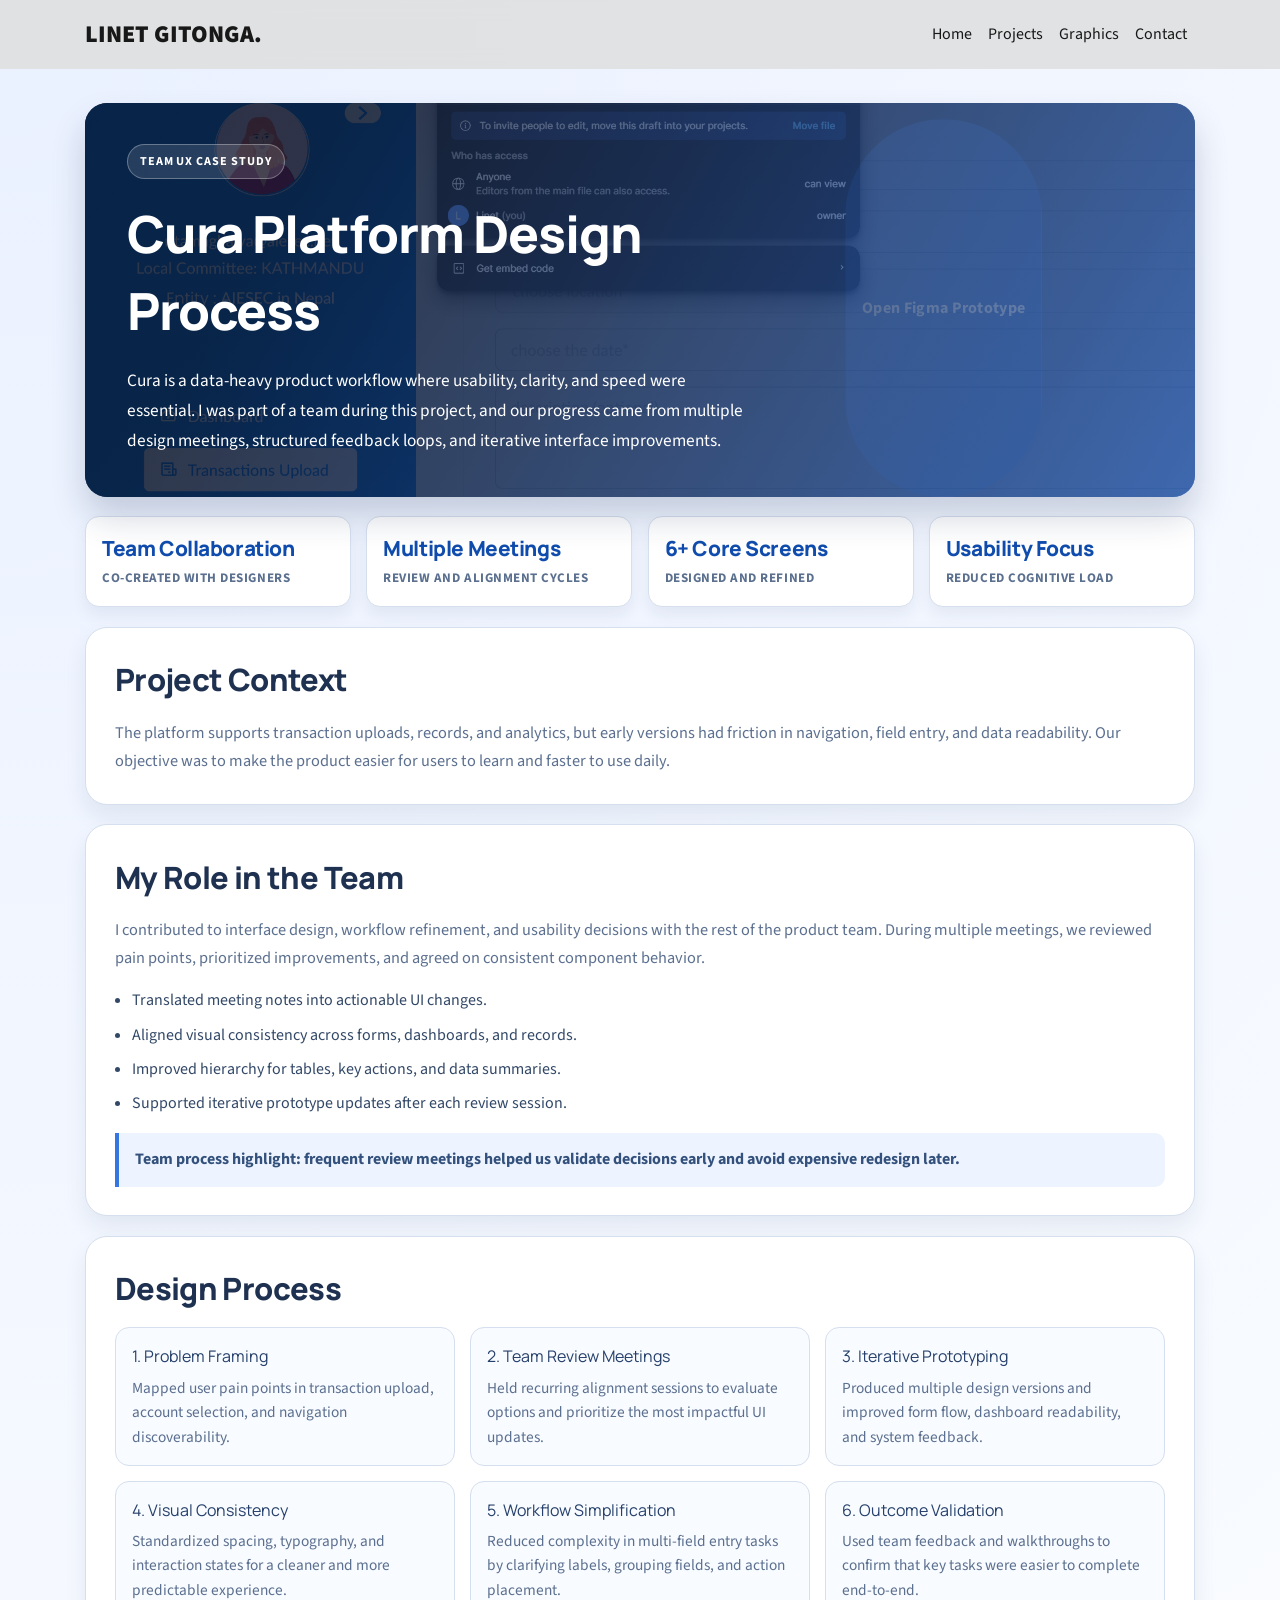
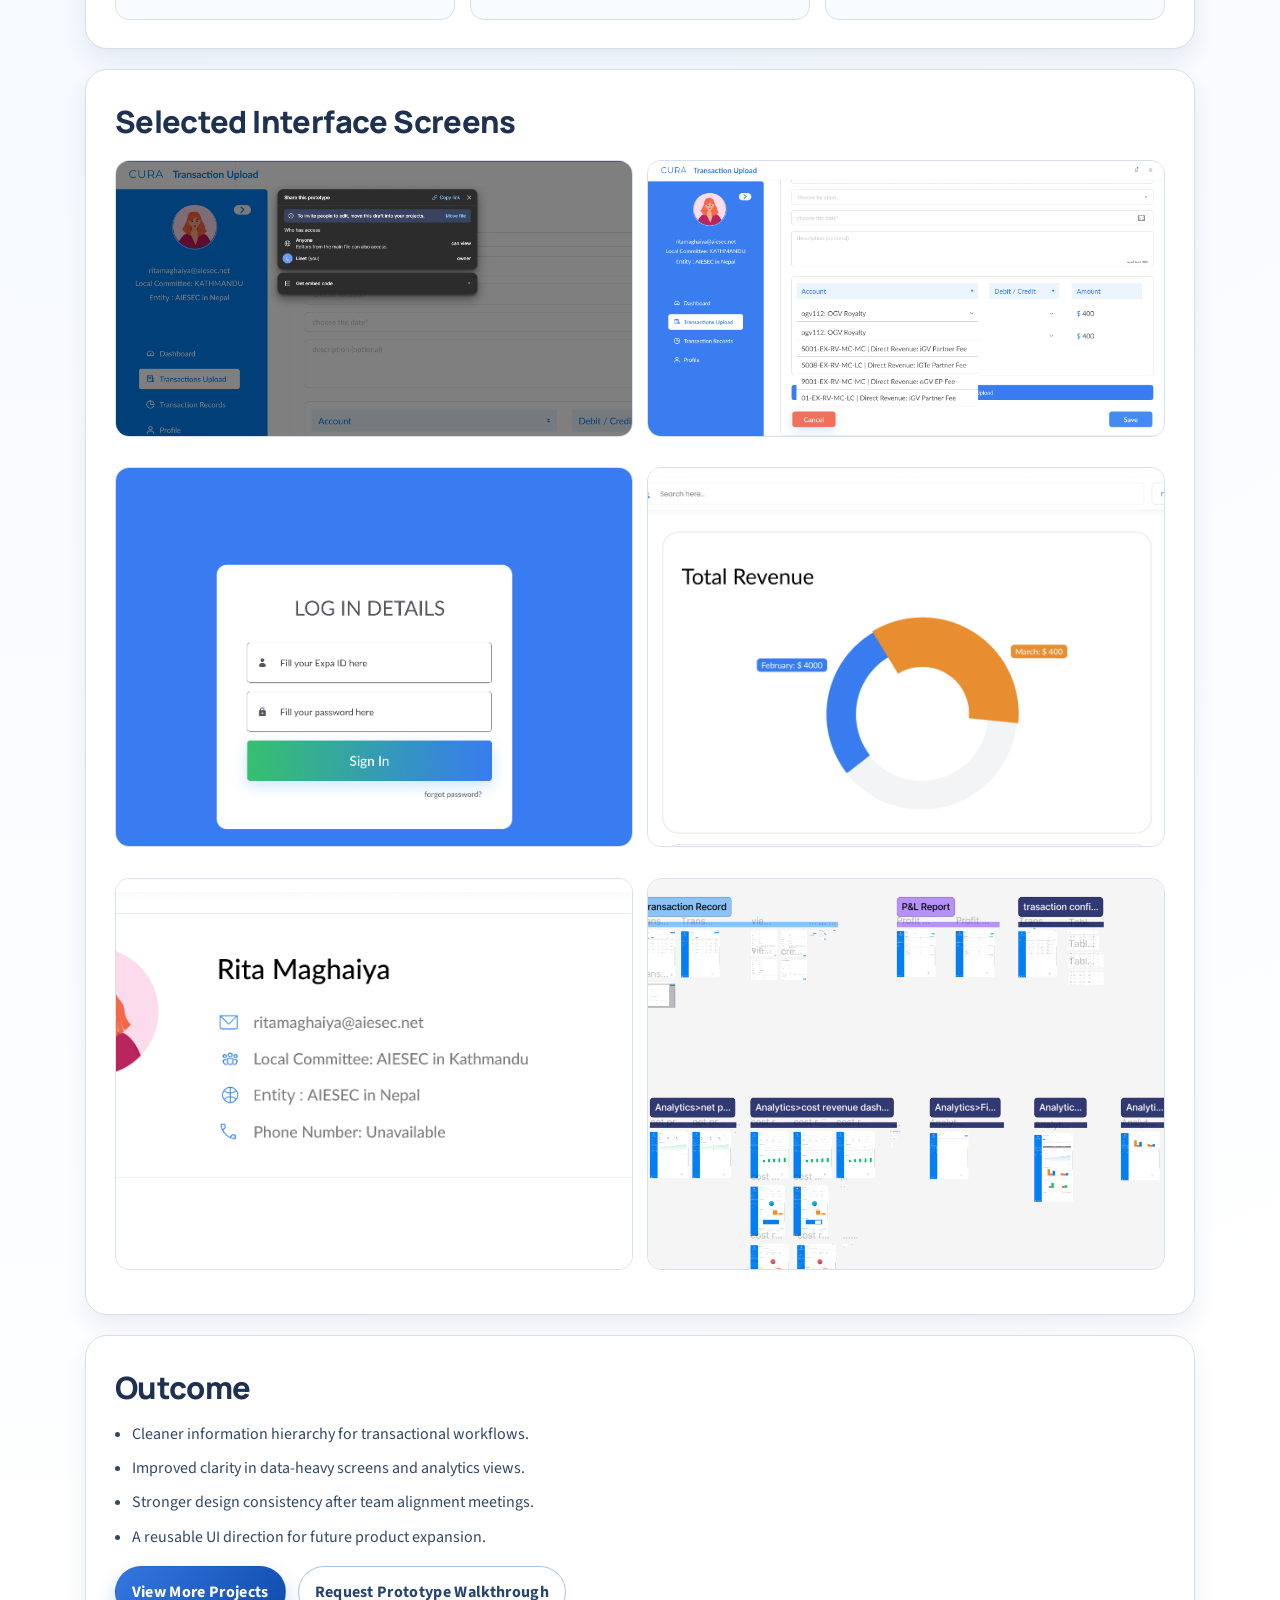
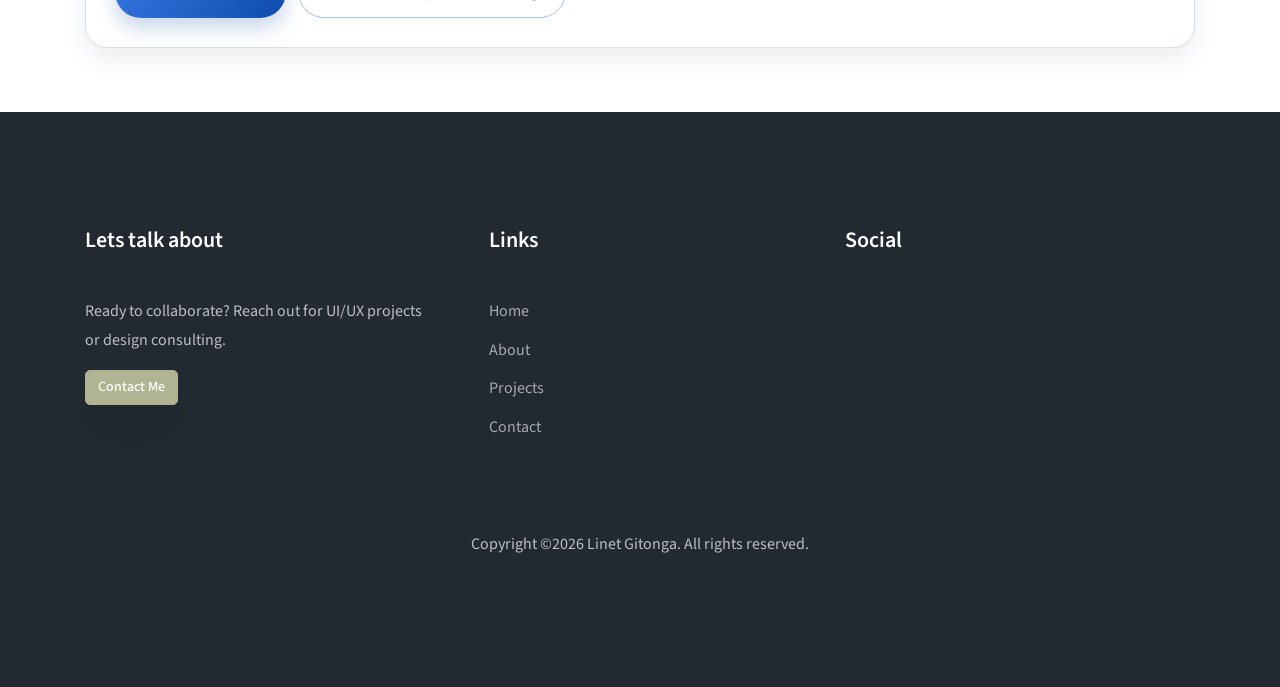
<file: cura-project.html>
<!DOCTYPE html>
<html lang="en">
<head>
  <meta charset="UTF-8">
  <meta name="viewport" content="width=device-width, initial-scale=1.0">
  <title>Cura Project – Case Study | Linet Gitonga</title>
  <link rel="preconnect" href="https://fonts.googleapis.com">
  <link rel="preconnect" href="https://fonts.gstatic.com" crossorigin>
  <link href="https://fonts.googleapis.com/css2?family=Manrope:wght@500;600;700;800&family=Source+Sans+3:wght@400;600;700&display=swap" rel="stylesheet">
  <link rel="stylesheet" href="https://stackpath.bootstrapcdn.com/font-awesome/4.7.0/css/font-awesome.min.css">
  <link rel="stylesheet" href="css/style.css">
  <style>
    :root {
      --cura-bg: #f4f8ff;
      --cura-ink: #1d2b3d;
      --cura-muted: #5b6f8f;
      --cura-line: #d6dfed;
      --cura-brand: #3676e0;
      --cura-brand-deep: #0f4cad;
      --cura-card: #ffffff;
      --radius-lg: 22px;
      --radius-md: 14px;
    }

    body {
      font-family: "Source Sans 3", sans-serif;
      color: var(--cura-ink);
      background: radial-gradient(circle at top left, #eaf1ff 0%, #f7faff 45%, #ffffff 80%);
    }

    .cura-navbar {
      position: sticky;
      top: 0;
      z-index: 100;
      background: rgba(223, 224, 225, 0.92);
      backdrop-filter: blur(8px);
    }

    .cura-navbar .navbar-brand,
    .cura-navbar .nav-link {
      color: #181818 !important;
      
    }

    .cura-shell {
      padding: 2.1rem 0 4rem;
    }

    .hero {
      position: relative;
      border-radius: var(--radius-lg);
      overflow: hidden;
      min-height: 340px;
      box-shadow: 0 20px 34px rgba(24, 44, 85, 0.2);
      display: flex;
      align-items: stretch;
      background: linear-gradient(130deg, rgba(10, 23, 50, 0.94), rgba(23, 75, 162, 0.9));
    }

    .hero::before {
      content: "";
      position: absolute;
      inset: 0;
      background: linear-gradient(120deg, rgba(10, 23, 50, 0.88) 20%, rgba(31, 97, 208, 0.68));
    }

    .hero img {
      width: 100%;
      height: 100%;
      object-fit: cover;
      position: absolute;
      inset: 0;
      opacity: 0.3;
    }

    .hero-copy {
      position: relative;
      z-index: 2;
      color: #fff;
      padding: 2.6rem;
      max-width: 760px;
    }

    .hero-copy h1,
    .section-title,
    .stat h3 {
      font-family: "Manrope", sans-serif;
      font-weight: 800;
      letter-spacing: -0.02em;
    }

    .hero-copy h1 {
      font-size: clamp(2rem, 4.2vw, 3.2rem);
      margin-bottom: 0.7rem;
      color: #fff;
    }

    .hero-copy p {
      font-size: 1.08rem;
      line-height: 1.72;
      margin-bottom: 0;
      max-width: 620px;
    }

    .chip {
      display: inline-block;
      margin-bottom: 1rem;
      border: 1px solid rgba(255, 255, 255, 0.3);
      border-radius: 999px;
      padding: 0.35rem 0.75rem;
      font-size: 0.76rem;
      letter-spacing: 0.08em;
      font-weight: 700;
      text-transform: uppercase;
      background: rgba(255, 255, 255, 0.12);
    }

    .stats {
      display: grid;
      grid-template-columns: repeat(auto-fit, minmax(170px, 1fr));
      gap: 0.95rem;
      margin-top: 1.2rem;
    }

    .stat {
      border-radius: var(--radius-md);
      border: 1px solid var(--cura-line);
      background: var(--cura-card);
      padding: 1rem;
      box-shadow: 0 8px 16px rgba(25, 46, 86, 0.07);
    }

    .stat h3 {
      margin: 0;
      color: var(--cura-brand-deep);
      font-size: 1.3rem;
    }

    .stat p {
      margin: 0.15rem 0 0;
      color: var(--cura-muted);
      text-transform: uppercase;
      letter-spacing: 0.04em;
      font-size: 0.82rem;
      font-weight: 700;
    }

    .section {
      margin-top: 1.2rem;
      border-radius: var(--radius-lg);
      border: 1px solid var(--cura-line);
      background: var(--cura-card);
      padding: 1.8rem;
      box-shadow: 0 12px 22px rgba(25, 46, 86, 0.08);
    }

    .section-title {
      color: #1f3150;
      font-size: clamp(1.3rem, 2.4vw, 1.95rem);
      margin-bottom: 0.7rem;
    }

    .section p {
      color: var(--cura-muted);
      line-height: 1.72;
      margin-bottom: 0;
      font-size: 1.02rem;
    }

    .points {
      margin: 0;
      padding-left: 1.05rem;
    }

    .points li {
      color: #324867;
      margin-bottom: 0.55rem;
      line-height: 1.6;
    }

    .process-grid,
    .gallery {
      margin-top: 1rem;
      display: grid;
      grid-template-columns: repeat(12, 1fr);
      gap: 0.9rem;
    }

    .process-card {
      grid-column: span 4;
      border-radius: var(--radius-md);
      border: 1px solid var(--cura-line);
      background: #f8fbff;
      padding: 1rem;
    }

    .process-card h4 {
      font-family: "Manrope", sans-serif;
      font-size: 1rem;
      margin: 0 0 0.45rem;
      color: #26406b;
    }

    .process-card p {
      margin: 0;
      font-size: 0.96rem;
      line-height: 1.6;
    }

    .gallery-item {
      grid-column: span 6;
      border-radius: var(--radius-md);
      overflow: hidden;
      border: 1px solid var(--cura-line);
      background: #eff5ff;
    }

    .gallery-item img {
      width: 100%;
      height: 100%;
      display: block;
      max-height: 390px;
      object-fit: cover;
    }

    .quote {
      margin-top: 1rem;
      border-left: 4px solid var(--cura-brand);
      background: #edf4ff;
      padding: 0.9rem 1rem;
      border-radius: 0 10px 10px 0;
      color: #33517c;
      font-weight: 700;
      line-height: 1.55;
    }

    .cta-row {
      margin-top: 1rem;
      display: flex;
      gap: 0.75rem;
      flex-wrap: wrap;
    }

    .btn-cura {
      border-radius: 999px;
      padding: 0.65rem 1rem;
      text-decoration: none;
      font-weight: 700;
      letter-spacing: 0.02em;
      display: inline-flex;
      align-items: center;
      justify-content: center;
      border: 1px solid transparent;
    }

    .btn-cura-primary {
      background: linear-gradient(125deg, var(--cura-brand), var(--cura-brand-deep));
      color: #fff;
      box-shadow: 0 10px 20px rgba(33, 84, 172, 0.24);
    }

    .btn-cura-primary:hover {
      color: #fff;
    }

    .btn-cura-secondary {
      border-color: #aac2eb;
      background: #fff;
      color: #29456f;
    }

    .btn-cura-secondary:hover {
      color: #1f3558;
    }

    @media (max-width: 991.98px) {
      .hero-copy {
        padding: 2rem 1.4rem;
      }

      .section {
        padding: 1.4rem;
      }

      .process-card {
        grid-column: span 6;
      }
    }

    @media (max-width: 767.98px) {
      .process-card,
      .gallery-item {
        grid-column: span 12;
      }
    }
  </style>
</head>
<body>
  <nav class="navbar navbar-expand-lg navbar-dark cura-navbar">
    <div class="container">
      <a class="navbar-brand" href="index.html">Linet Gitonga<span>.</span></a>
      <button class="navbar-toggler" type="button" data-toggle="collapse" data-target="#curaNav" aria-controls="curaNav" aria-expanded="false" aria-label="Toggle navigation">
        <span class="navbar-toggler-icon"></span>
      </button>
      <div class="collapse navbar-collapse" id="curaNav">
        <ul class="navbar-nav nav ml-auto">
          <li class="nav-item"><a href="index.html#home-section" class="nav-link">Home</a></li>
          <li class="nav-item"><a href="index.html#projects-section" class="nav-link">Projects</a></li>
          <li class="nav-item"><a href="graphics-showcase.html" class="nav-link">Graphics</a></li>
          <li class="nav-item"><a href="index.html#contact-section" class="nav-link">Contact</a></li>
        </ul>
      </div>
    </div>
  </nav>

  <main class="cura-shell">
    <div class="container">
      <section class="hero">
        <img src="images/cura/cura-1.png" alt="Cura dashboard preview">
        <div class="hero-copy">
          <span class="chip">Team UX Case Study</span>
          <h1>Cura Platform Design Process</h1>
          <p>
            Cura is a data-heavy product workflow where usability, clarity, and speed were essential.
            I was part of a team during this project, and our progress came from multiple design meetings,
            structured feedback loops, and iterative interface improvements.
          </p>
        </div>

        <div class="cta-row">
          <a class="btn-cura btn-cura-primary" href="https://www.figma.com/proto/Im1vO3QdUUFUUdQ356OUrZ/FINANCIAL-SYSTEM?node-id=1-29343&p=f&t=Y3f3oOVQL8ZdscCr-1&scaling=min-zoom&content-scaling=fixed&page-id=0%3A1&starting-point-node-id=1%3A29537" target="_blank" rel="noopener noreferrer">Open Figma Prototype</a>
        </div>


      </section>

      <section class="stats" aria-label="project highlights">
        <article class="stat">
          <h3>Team Collaboration</h3>
          <p>Co-created with designers</p>
        </article>
        <article class="stat">
          <h3>Multiple Meetings</h3>
          <p>Review and alignment cycles</p>
        </article>
        <article class="stat">
          <h3>6+ Core Screens</h3>
          <p>Designed and refined</p>
        </article>
        <article class="stat">
          <h3>Usability Focus</h3>
          <p>Reduced cognitive load</p>
        </article>
      </section>

      <section class="section">
        <h2 class="section-title">Project Context</h2>
        <p>
          The platform supports transaction uploads, records, and analytics, but early versions had friction in navigation,
          field entry, and data readability. Our objective was to make the product easier for users to learn and faster to use daily.
        </p>
      </section>

      <section class="section">
        <h2 class="section-title">My Role in the Team</h2>
        <p>
          I contributed to interface design, workflow refinement, and usability decisions with the rest of the product team.
          During multiple meetings, we reviewed pain points, prioritized improvements, and agreed on consistent component behavior.
        </p>
        <ul class="points mt-3">
          <li>Translated meeting notes into actionable UI changes.</li>
          <li>Aligned visual consistency across forms, dashboards, and records.</li>
          <li>Improved hierarchy for tables, key actions, and data summaries.</li>
          <li>Supported iterative prototype updates after each review session.</li>
        </ul>
        <div class="quote">
          Team process highlight: frequent review meetings helped us validate decisions early and avoid expensive redesign later.
        </div>
      </section>

      <section class="section">
        <h2 class="section-title">Design Process</h2>
        <div class="process-grid">
          <article class="process-card">
            <h4>1. Problem Framing</h4>
            <p>Mapped user pain points in transaction upload, account selection, and navigation discoverability.</p>
          </article>
          <article class="process-card">
            <h4>2. Team Review Meetings</h4>
            <p>Held recurring alignment sessions to evaluate options and prioritize the most impactful UI updates.</p>
          </article>
          <article class="process-card">
            <h4>3. Iterative Prototyping</h4>
            <p>Produced multiple design versions and improved form flow, dashboard readability, and system feedback.</p>
          </article>
          <article class="process-card">
            <h4>4. Visual Consistency</h4>
            <p>Standardized spacing, typography, and interaction states for a cleaner and more predictable experience.</p>
          </article>
          <article class="process-card">
            <h4>5. Workflow Simplification</h4>
            <p>Reduced complexity in multi-field entry tasks by clarifying labels, grouping fields, and action placement.</p>
          </article>
          <article class="process-card">
            <h4>6. Outcome Validation</h4>
            <p>Used team feedback and walkthroughs to confirm that key tasks were easier to complete end-to-end.</p>
          </article>
        </div>
      </section>

      <section class="section">
        <h2 class="section-title">Selected Interface Screens</h2>
        <div class="gallery">
          <figure class="gallery-item">
            <img src="images/cura/cura-1.png" alt="Cura user profile and dashboard layout">
          </figure>
          <figure class="gallery-item">
            <img src="images/cura/cura-2.png" alt="Cura transaction upload form and details">
          </figure>
          <figure class="gallery-item">
            <img src="images/cura/cura-3.png" alt="Cura transaction upload workflow with tables">
          </figure>
          <figure class="gallery-item">
            <img src="images/cura/cura-4.png" alt="Cura analytics donut chart on dashboard">
          </figure>
          <figure class="gallery-item">
            <img src="images/cura/cura-5.png" alt="Cura analytics and dashboard overview layout">
          </figure>
          <figure class="gallery-item">
            <img src="images/cura/cura-6.png" alt="Cura login interface and authentication screen">
          </figure>
        </div>
      </section>

      <section class="section">
        <h2 class="section-title">Outcome</h2>
        <ul class="points">
          <li>Cleaner information hierarchy for transactional workflows.</li>
          <li>Improved clarity in data-heavy screens and analytics views.</li>
          <li>Stronger design consistency after team alignment meetings.</li>
          <li>A reusable UI direction for future product expansion.</li>
        </ul>
        <div class="cta-row">
          <a href="index.html#projects-section" class="btn-cura btn-cura-primary">View More Projects</a>
          <a href="index.html#contact-section" class="btn-cura btn-cura-secondary">Request Prototype Walkthrough</a>
        </div>
      </section>
    </div>
  </main>

  <footer class="ftco-footer ftco-section">
    <div class="container">
      <div class="row mb-5">
        <div class="col-md">
          <div class="ftco-footer-widget mb-4">
            <h2 class="ftco-heading-2">Lets talk about</h2>
            <p>Ready to collaborate? Reach out for UI/UX projects or design consulting.</p>
            <p><a href="index.html#contact-section" class="btn btn-primary">Contact Me</a></p>
          </div>
        </div>
        <div class="col-md">
          <div class="ftco-footer-widget mb-4 ml-md-4">
            <h2 class="ftco-heading-2">Links</h2>
            <ul class="list-unstyled">
              <li><a href="index.html#home-section">Home</a></li>
              <li><a href="index.html#about-section">About</a></li>
              <li><a href="index.html#projects-section">Projects</a></li>
              <li><a href="index.html#contact-section">Contact</a></li>
            </ul>
          </div>
        </div>
        <div class="col-md">
          <div class="ftco-footer-widget mb-4">
            <h2 class="ftco-heading-2">Social</h2>
            <ul class="ftco-footer-social list-unstyled mt-2">
              <li class="ftco-animate"><a href="https://www.linkedin.com/in/linetgitonga" target="_blank"><span class="fa fa-linkedin"></span></a></li>
              <li class="ftco-animate"><a href="https://github.com/linetgitonga" target="_blank"><span class="fa fa-github"></span></a></li>
              <li class="ftco-animate"><a href="https://www.behance.net/linetgitonga" target="_blank"><span class="fa fa-behance"></span></a></li>
            </ul>
          </div>
        </div>
      </div>
      <div class="row">
        <div class="col-md-12 text-center">
          <p>Copyright &copy;<script>document.write(new Date().getFullYear());</script> Linet Gitonga. All rights reserved.</p>
        </div>
      </div>
    </div>
  </footer>

  <script src="js/jquery.min.js"></script>
  <script src="js/popper.min.js"></script>
  <script src="js/bootstrap.min.js"></script>
</body>
</html>
</file>
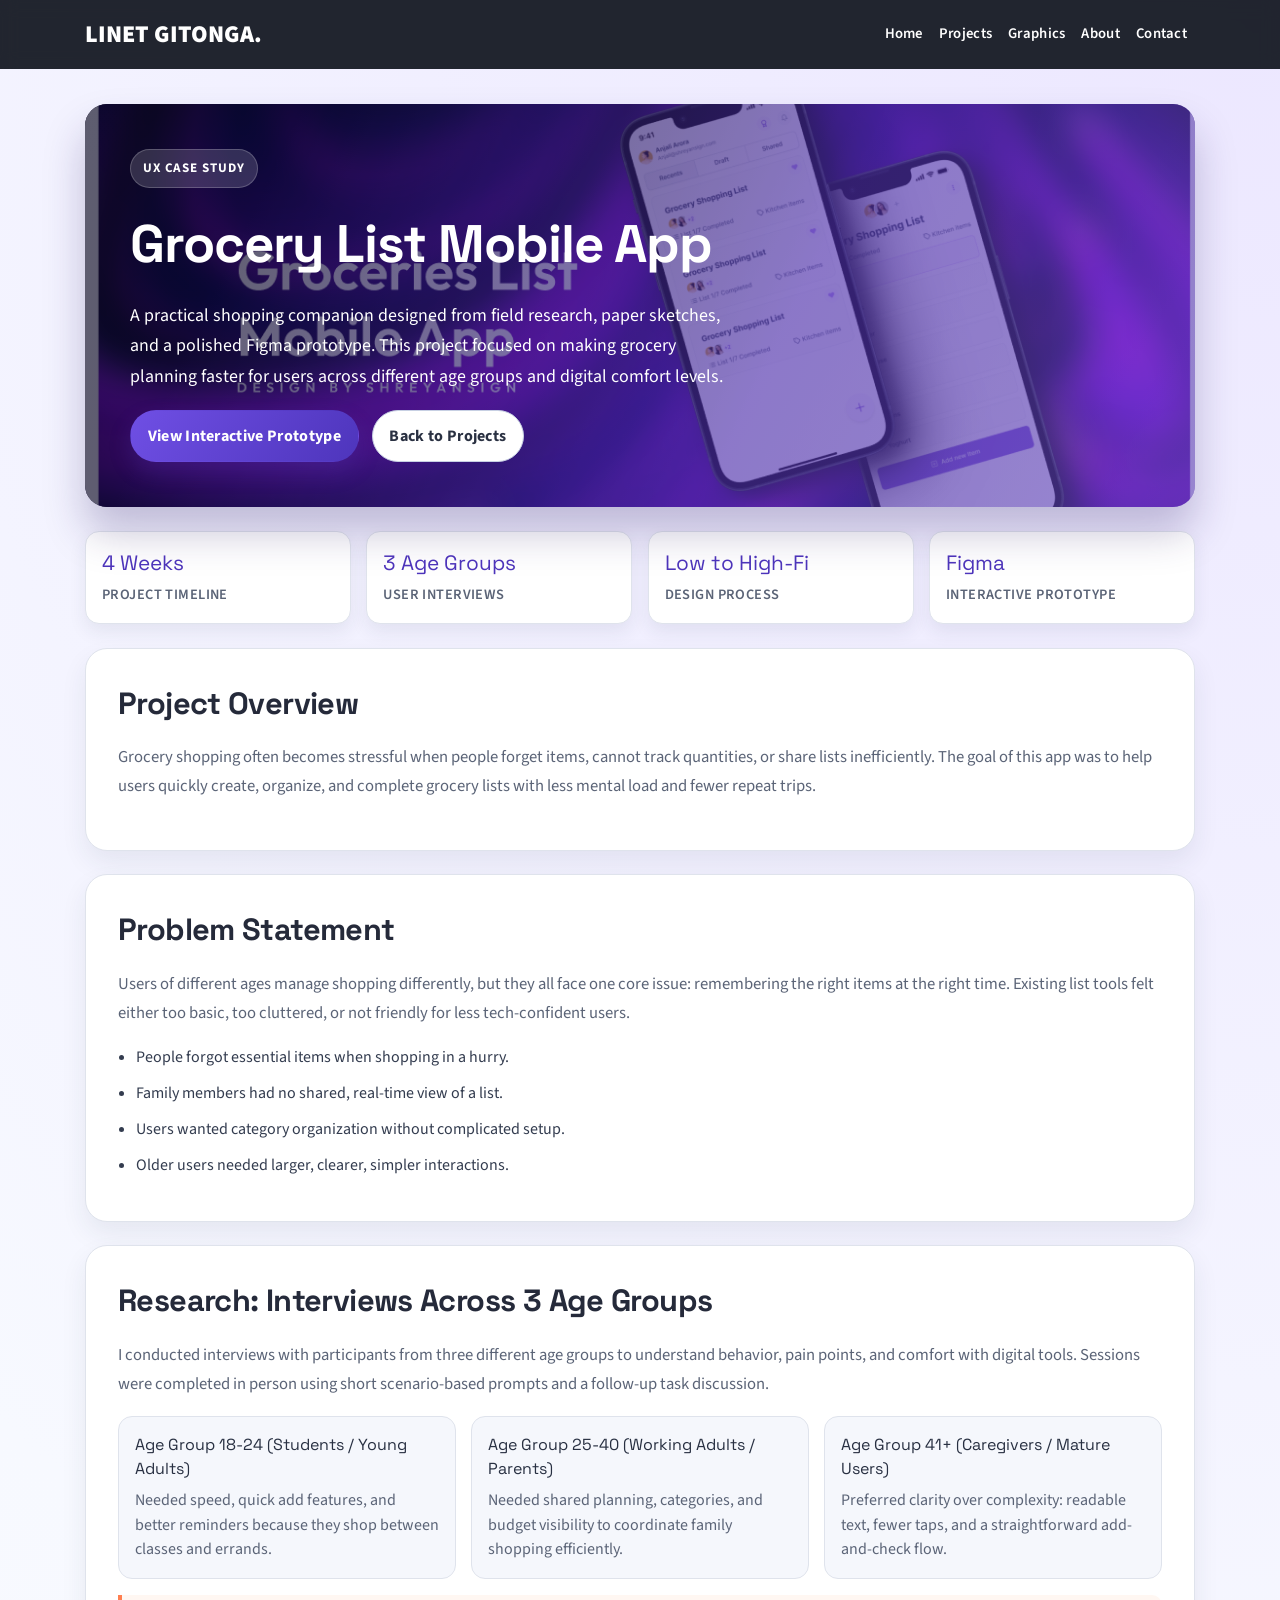
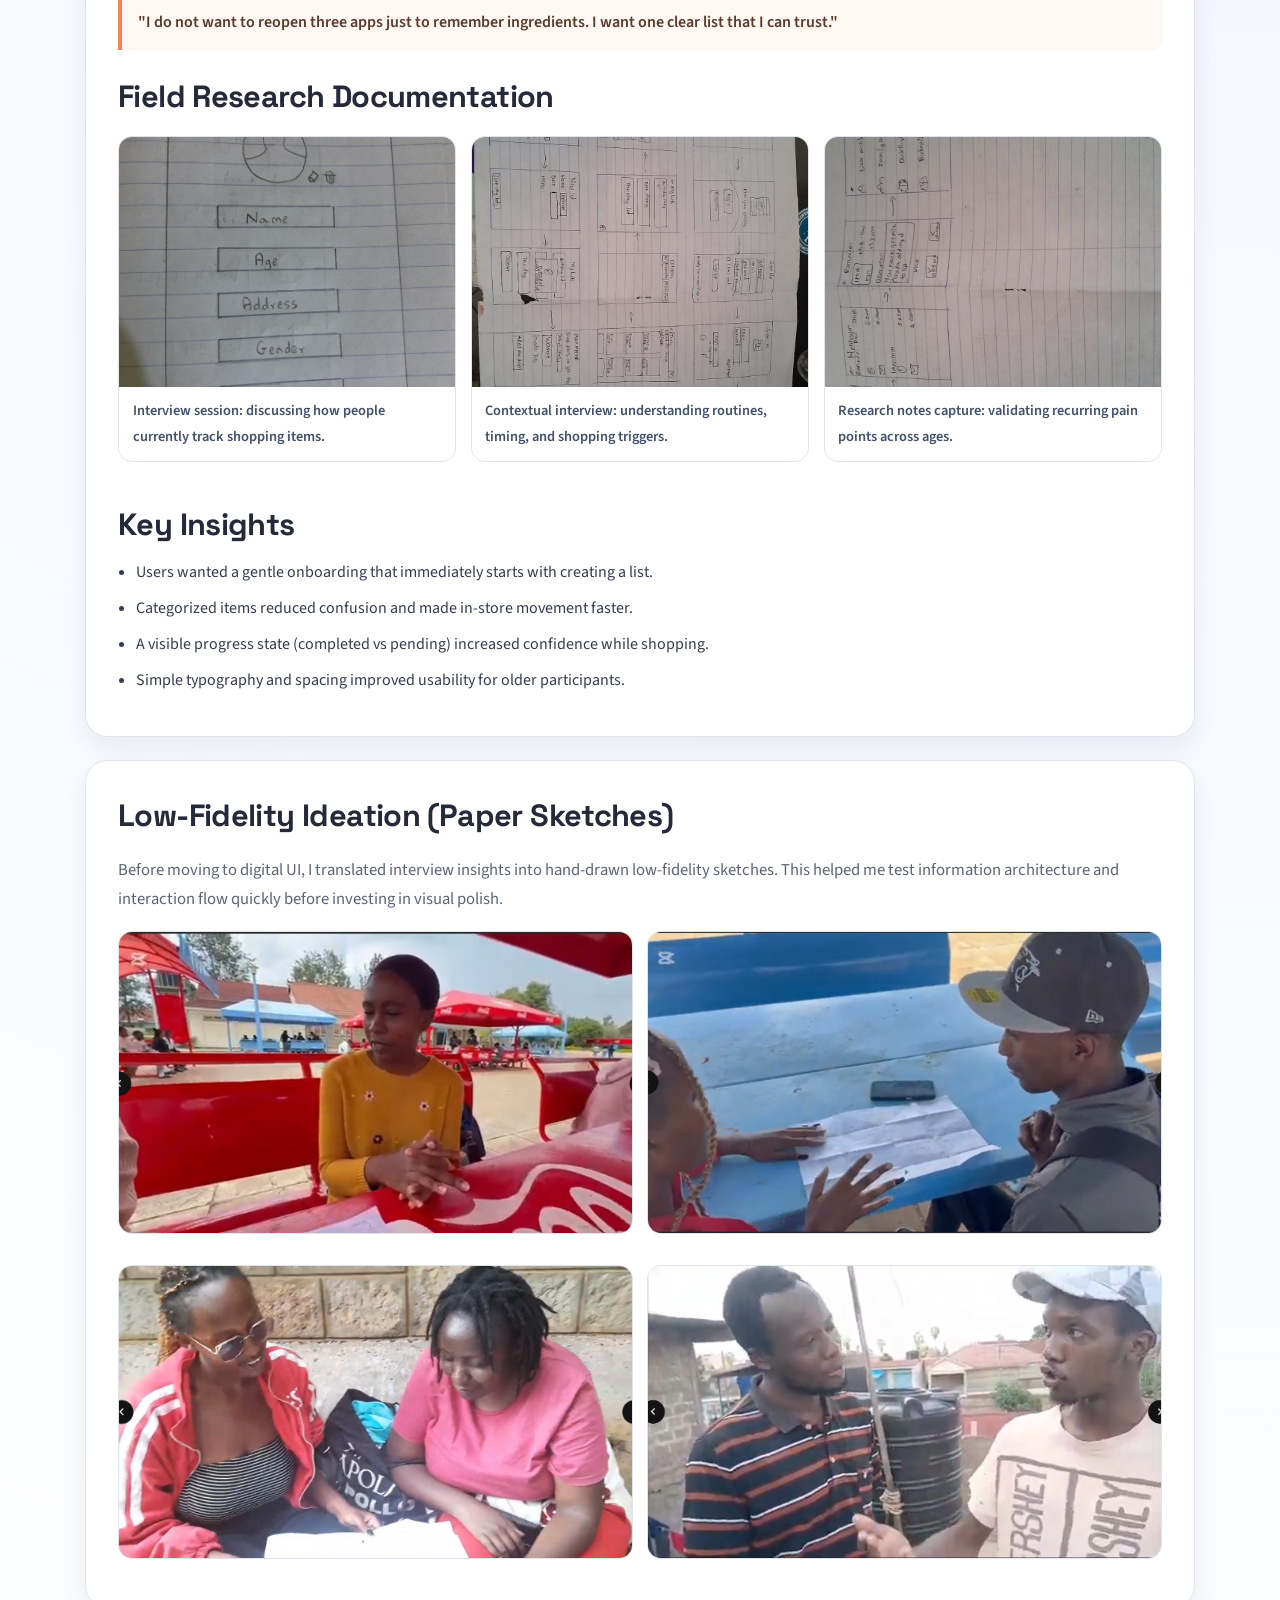
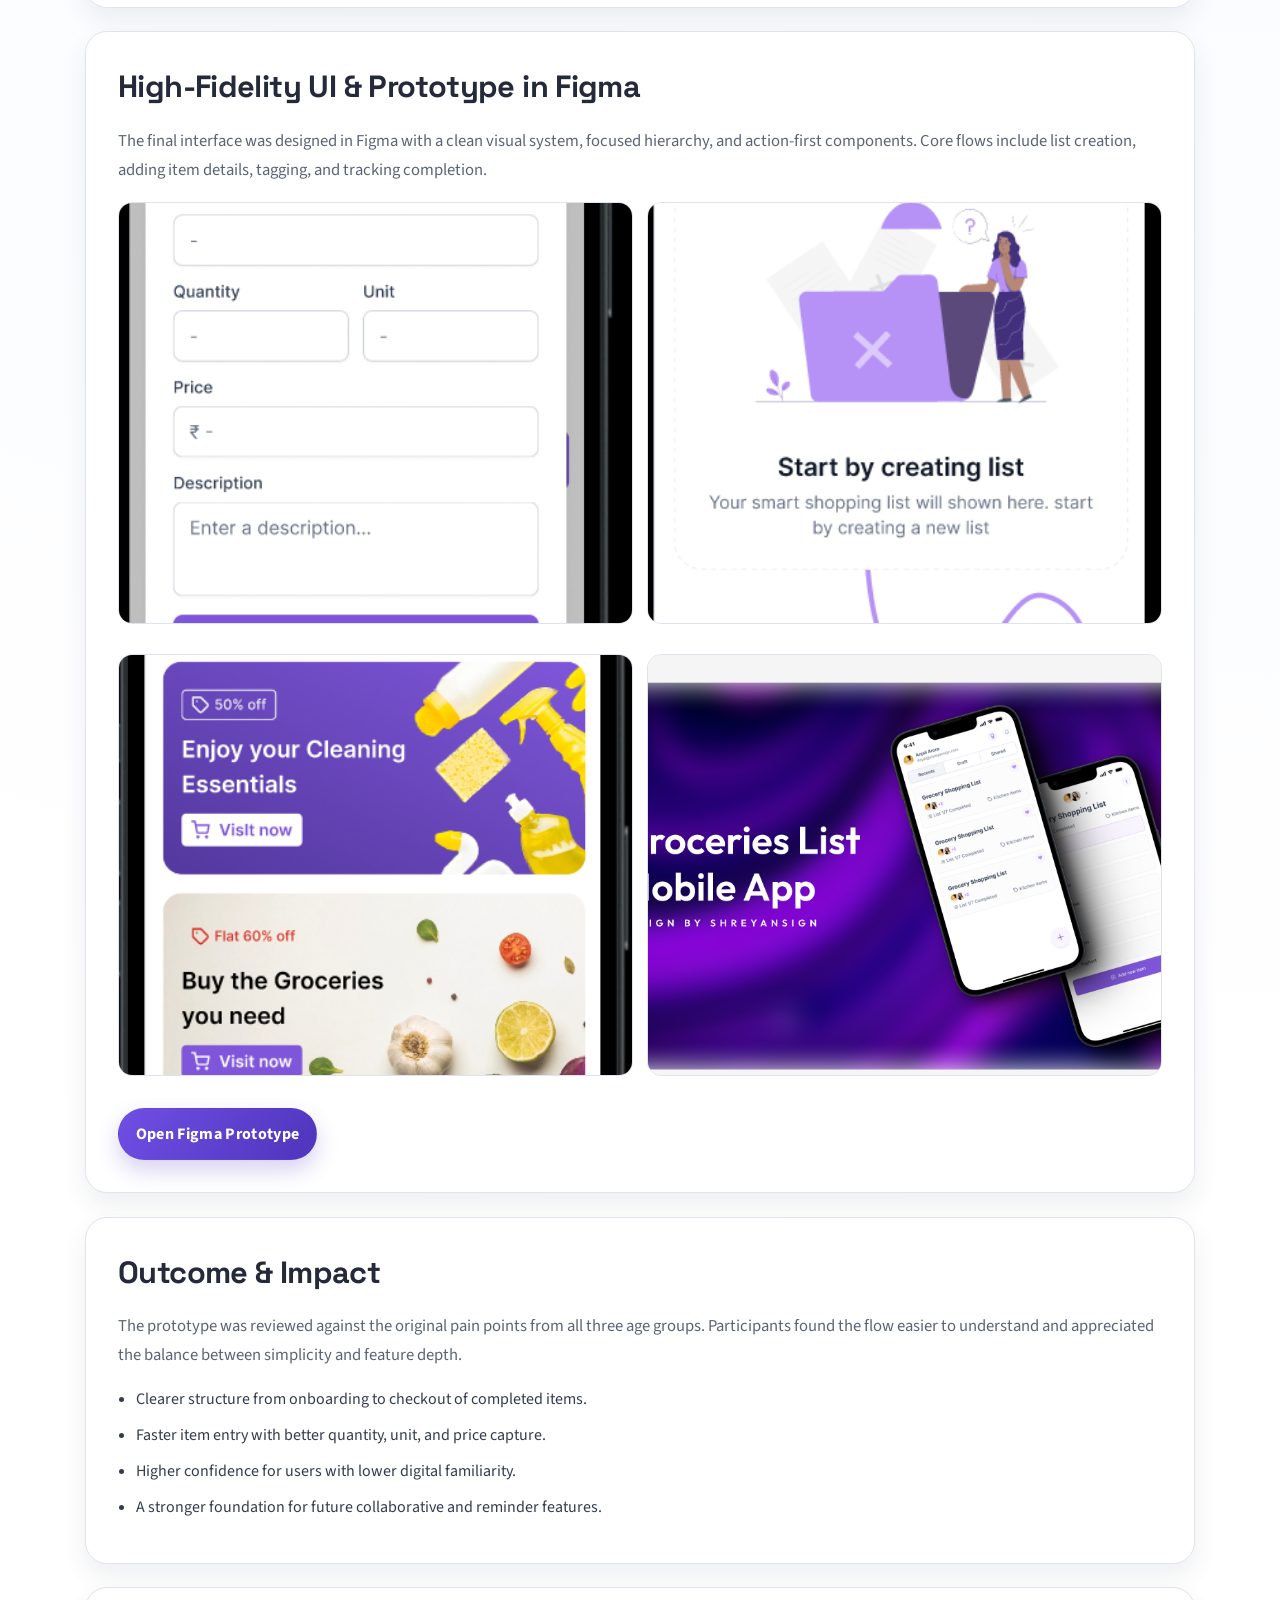
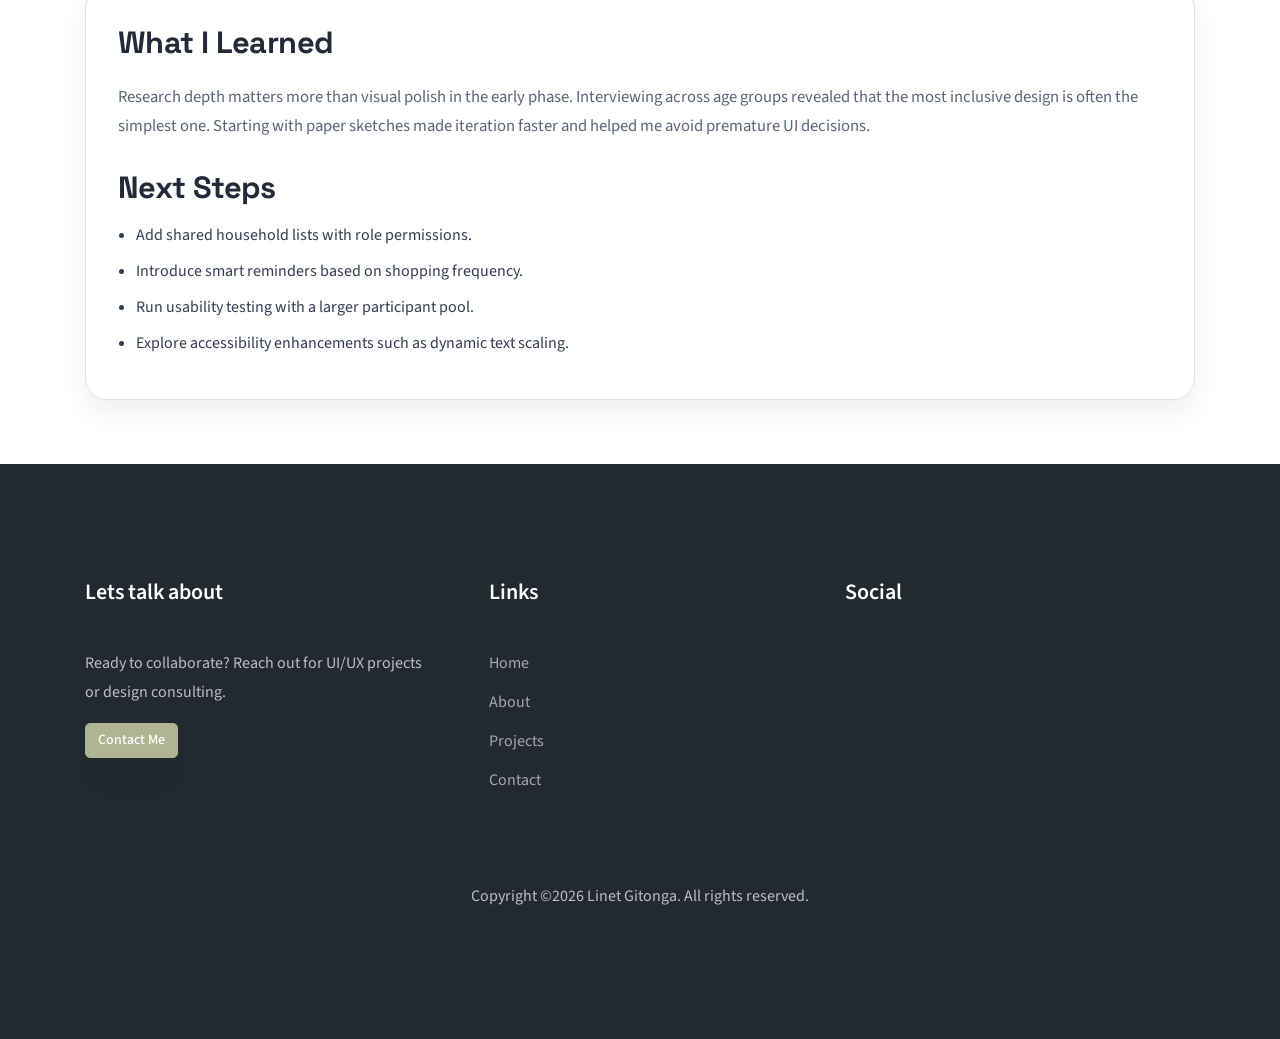
<file: grocery-list-app.html>
<!DOCTYPE html>
<html lang="en">
<head>
  <meta charset="UTF-8">
  <meta name="viewport" content="width=device-width, initial-scale=1.0">
  <title>Grocery List App – Case Study | Linet Gitonga</title>
  <link rel="preconnect" href="https://fonts.googleapis.com">
  <link rel="preconnect" href="https://fonts.gstatic.com" crossorigin>
  <link href="https://fonts.googleapis.com/css2?family=Space+Grotesk:wght@400;500;600;700&family=Source+Sans+3:wght@400;600;700&display=swap" rel="stylesheet">
  <link rel="stylesheet" href="https://stackpath.bootstrapcdn.com/font-awesome/4.7.0/css/font-awesome.min.css">
  <link rel="stylesheet" href="css/style.css">
  <style>
    :root {
      --ink: #1f2430;
      --muted: #5b6477;
      --line: #dfe3ec;
      --paper: #f5f7fc;
      --white: #ffffff;
      --brand: #6f4fe4;
      --brand-deep: #4e35bc;
      --accent: #ff7f50;
      --radius-lg: 22px;
      --radius-md: 14px;
      --radius-sm: 10px;
    }

    body {
      font-family: "Source Sans 3", sans-serif;
      color: var(--ink);
      background: radial-gradient(circle at top right, #ece7ff 0%, #f7f9ff 32%, #ffffff 75%);
    }

    .case-navbar {
      position: sticky;
      top: 0;
      z-index: 100;
      background: rgba(16, 20, 30, 0.92);
      backdrop-filter: blur(8px);
    }

    .case-navbar .navbar-brand,
    .case-navbar .nav-link {
      color: #ffffff !important;
    }

    .case-navbar .nav-link {
      font-weight: 600;
      font-size: 0.92rem;
      letter-spacing: 0.02em;
    }

    .case-shell {
      padding: 2.2rem 0 4rem;
    }

    .hero-card {
      border-radius: var(--radius-lg);
      overflow: hidden;
      color: #ffffff;
      position: relative;
      background: linear-gradient(122deg, rgba(9, 7, 35, 0.96), rgba(65, 35, 148, 0.92));
      min-height: 350px;
      display: flex;
      align-items: stretch;
      box-shadow: 0 26px 40px rgba(45, 27, 101, 0.25);
    }

    .hero-card::before {
      content: "";
      position: absolute;
      inset: 0;
      background: linear-gradient(115deg, rgba(12, 10, 39, 0.88) 16%, rgba(89, 54, 195, 0.72) 62%, rgba(132, 103, 233, 0.42));
    }

    .hero-card img {
      position: absolute;
      inset: 0;
      width: 100%;
      height: 100%;
      object-fit: cover;
      opacity: 0.35;
    }

    .hero-copy {
      position: relative;
      z-index: 1;
      padding: 2.8rem;
      max-width: 690px;
    }

    .hero-eyebrow {
      display: inline-block;
      padding: 0.4rem 0.75rem;
      border-radius: 999px;
      background: rgba(255, 255, 255, 0.16);
      border: 1px solid rgba(255, 255, 255, 0.2);
      font-size: 0.82rem;
      font-weight: 700;
      letter-spacing: 0.07em;
      text-transform: uppercase;
      margin-bottom: 1rem;
    }

    .hero-copy h1,
    .section-title {
      font-family: "Space Grotesk", sans-serif;
      font-weight: 700;
      letter-spacing: -0.02em;
    }

    .hero-copy h1 {
      font-size: clamp(2rem, 4.3vw, 3.3rem);
      margin-bottom: 0.6rem;
      color: #ffffff;
    }

    .hero-copy p {
      margin-bottom: 1.1rem;
      font-size: 1.12rem;
      line-height: 1.7;
      max-width: 610px;
    }

    .meta-grid {
      display: grid;
      gap: 0.95rem;
      margin-top: 1.5rem;
      grid-template-columns: repeat(auto-fit, minmax(155px, 1fr));
    }

    .meta-card {
      background: var(--white);
      border: 1px solid var(--line);
      border-radius: var(--radius-md);
      padding: 1rem;
      box-shadow: 0 8px 18px rgba(38, 48, 73, 0.08);
    }

    .meta-card h3 {
      margin: 0;
      font-size: 1.3rem;
      color: var(--brand-deep);
      font-family: "Space Grotesk", sans-serif;
    }

    .meta-card p {
      margin: 0.15rem 0 0;
      color: var(--muted);
      font-weight: 600;
      font-size: 0.9rem;
      letter-spacing: 0.03em;
      text-transform: uppercase;
    }

    .case-section {
      background: var(--white);
      border-radius: var(--radius-lg);
      border: 1px solid var(--line);
      padding: 2rem;
      margin-top: 1.45rem;
      box-shadow: 0 12px 26px rgba(35, 46, 75, 0.08);
    }

    .section-title {
      font-size: clamp(1.35rem, 2.4vw, 2rem);
      margin-bottom: 0.75rem;
      color: #252a3a;
    }

    .section-sub {
      color: var(--muted);
      line-height: 1.75;
      font-size: 1.04rem;
    }

    .checklist,
    .insight-list,
    .next-steps {
      margin: 0;
      padding-left: 1.15rem;
    }

    .checklist li,
    .insight-list li,
    .next-steps li {
      margin-bottom: 0.65rem;
      color: #333c4f;
      line-height: 1.6;
    }

    .research-grid,
    .gallery-grid {
      display: grid;
      grid-template-columns: repeat(12, 1fr);
      gap: 0.9rem;
      margin-top: 1rem;
    }

    .research-card {
      grid-column: span 4;
      background: var(--paper);
      border: 1px solid var(--line);
      border-radius: var(--radius-md);
      padding: 1rem;
    }

    .research-card h4 {
      margin: 0 0 0.45rem;
      font-family: "Space Grotesk", sans-serif;
      font-size: 1rem;
      color: #283042;
    }

    .research-card p {
      margin: 0;
      color: var(--muted);
      line-height: 1.55;
    }

    .photo-card {
      grid-column: span 4;
      border-radius: var(--radius-md);
      overflow: hidden;
      border: 1px solid var(--line);
      background: #eef2fa;
    }

    .photo-card img {
      width: 100%;
      height: 100%;
      max-height: 250px;
      object-fit: cover;
      display: block;
    }

    .photo-caption {
      padding: 0.7rem 0.85rem;
      color: #41506b;
      font-size: 0.9rem;
      font-weight: 600;
      background: #fff;
    }

    .gallery-item {
      grid-column: span 6;
      border-radius: var(--radius-md);
      overflow: hidden;
      border: 1px solid var(--line);
      background: #f9fbff;
    }

    .gallery-item img {
      width: 100%;
      height: 100%;
      max-height: 420px;
      object-fit: cover;
      display: block;
    }

    .quote-box {
      margin-top: 1rem;
      border-left: 4px solid var(--accent);
      background: #fff7f2;
      border-radius: 0 var(--radius-sm) var(--radius-sm) 0;
      padding: 0.9rem 1rem;
      color: #5a3a2a;
      font-weight: 600;
      line-height: 1.6;
    }

    .cta-row {
      display: flex;
      gap: 0.8rem;
      flex-wrap: wrap;
      margin-top: 1rem;
    }

    .btn-case {
      display: inline-flex;
      align-items: center;
      justify-content: center;
      padding: 0.68rem 1.05rem;
      border-radius: 999px;
      border: 1px solid transparent;
      font-weight: 700;
      letter-spacing: 0.02em;
      transition: all 0.25s ease;
      text-decoration: none;
    }

    .btn-case-primary {
      background: linear-gradient(125deg, var(--brand), var(--brand-deep));
      color: #ffffff;
      box-shadow: 0 10px 22px rgba(88, 59, 194, 0.24);
    }

    .btn-case-primary:hover {
      color: #ffffff;
      transform: translateY(-1px);
    }

    .btn-case-secondary {
      border-color: #c7d0e3;
      color: #2a3142;
      background: #ffffff;
    }

    .btn-case-secondary:hover {
      color: #232b3b;
      border-color: #9eaecf;
    }

    @media (max-width: 991.98px) {
      .hero-copy {
        padding: 2rem 1.5rem;
      }

      .case-section {
        padding: 1.4rem;
      }

      .research-card,
      .photo-card {
        grid-column: span 6;
      }
    }

    @media (max-width: 767.98px) {
      .case-shell {
        padding-top: 1.5rem;
      }

      .meta-grid {
        grid-template-columns: repeat(2, minmax(0, 1fr));
      }

      .research-card,
      .photo-card,
      .gallery-item {
        grid-column: span 12;
      }
    }
  </style>
</head>
<body>
  <nav class="navbar navbar-expand-lg navbar-dark case-navbar">
    <div class="container">
      <a class="navbar-brand" href="index.html">Linet Gitonga<span>.</span></a>
      <button class="navbar-toggler" type="button" data-toggle="collapse" data-target="#caseNav" aria-controls="caseNav" aria-expanded="false" aria-label="Toggle navigation">
        <span class="navbar-toggler-icon"></span>
      </button>
      <div class="collapse navbar-collapse" id="caseNav">
        <ul class="navbar-nav nav ml-auto">
          <li class="nav-item"><a href="index.html#home-section" class="nav-link">Home</a></li>
          <li class="nav-item"><a href="index.html#projects-section" class="nav-link">Projects</a></li>
          <li class="nav-item"><a href="graphics-showcase.html" class="nav-link">Graphics</a></li>
          <li class="nav-item"><a href="index.html#about-section" class="nav-link">About</a></li>
          <li class="nav-item"><a href="index.html#contact-section" class="nav-link">Contact</a></li>
        </ul>
      </div>
    </div>
  </nav>

  <main class="case-shell">
    <div class="container">
      <section class="hero-card">
        <img src="images/grocery/highfidelity/ui-rep.png" alt="Grocery List App visual cover">
        <div class="hero-copy">
          <span class="hero-eyebrow">UX Case Study</span>
          <h1>Grocery List Mobile App</h1>
          <p>
            A practical shopping companion designed from field research, paper sketches, and a polished Figma prototype.
            This project focused on making grocery planning faster for users across different age groups and digital comfort levels.
          </p>
          <div class="cta-row">
            <a class="btn-case btn-case-primary" href="https://www.figma.com/proto/nkDmThIgikcjpExw1y3APY/Groceries-List-Mobile-App--Community-?node-id=67-332&p=f&t=jXrsTgiIMcJszS33-1&scaling=scale-down&content-scaling=fixed&page-id=0%3A1" target="_blank" rel="noopener noreferrer">View Interactive Prototype</a>
            <a class="btn-case btn-case-secondary" href="index.html#projects-section">Back to Projects</a>
          </div>
        </div>
      </section>

      <section class="meta-grid" aria-label="project summary">
        <article class="meta-card">
          <h3>4 Weeks</h3>
          <p>Project Timeline</p>
        </article>
        <article class="meta-card">
          <h3>3 Age Groups</h3>
          <p>User Interviews</p>
        </article>
        <article class="meta-card">
          <h3>Low to High-Fi</h3>
          <p>Design Process</p>
        </article>
        <article class="meta-card">
          <h3>Figma</h3>
          <p>Interactive Prototype</p>
        </article>
      </section>

      <section class="case-section">
        <h2 class="section-title">Project Overview</h2>
        <p class="section-sub">
          Grocery shopping often becomes stressful when people forget items, cannot track quantities, or share lists inefficiently.
          The goal of this app was to help users quickly create, organize, and complete grocery lists with less mental load and fewer repeat trips.
        </p>
      </section>

      <section class="case-section">
        <h2 class="section-title">Problem Statement</h2>
        <p class="section-sub">
          Users of different ages manage shopping differently, but they all face one core issue: remembering the right items at the right time.
          Existing list tools felt either too basic, too cluttered, or not friendly for less tech-confident users.
        </p>
        <ul class="checklist">
          <li>People forgot essential items when shopping in a hurry.</li>
          <li>Family members had no shared, real-time view of a list.</li>
          <li>Users wanted category organization without complicated setup.</li>
          <li>Older users needed larger, clearer, simpler interactions.</li>
        </ul>
      </section>

      <section class="case-section">
        <h2 class="section-title">Research: Interviews Across 3 Age Groups</h2>
        <p class="section-sub">
          I conducted interviews with participants from three different age groups to understand behavior, pain points, and comfort with digital tools.
          Sessions were completed in person using short scenario-based prompts and a follow-up task discussion.
        </p>
        <div class="research-grid">
          <article class="research-card">
            <h4>Age Group 18-24 (Students / Young Adults)</h4>
            <p>Needed speed, quick add features, and better reminders because they shop between classes and errands.</p>
          </article>
          <article class="research-card">
            <h4>Age Group 25-40 (Working Adults / Parents)</h4>
            <p>Needed shared planning, categories, and budget visibility to coordinate family shopping efficiently.</p>
          </article>
          <article class="research-card">
            <h4>Age Group 41+ (Caregivers / Mature Users)</h4>
            <p>Preferred clarity over complexity: readable text, fewer taps, and a straightforward add-and-check flow.</p>
          </article>
        </div>

        <div class="quote-box">
          "I do not want to reopen three apps just to remember ingredients. I want one clear list that I can trust."
        </div>

        <h3 class="section-title mt-4">Field Research Documentation</h3>
        <div class="research-grid">
          <figure class="photo-card">
            <img src="images/grocery/WhatsApp%20Image%202026-03-20%20at%2008.45.31.jpeg" alt="Interview session with participants discussing grocery planning pain points">
            <figcaption class="photo-caption">Interview session: discussing how people currently track shopping items.</figcaption>
          </figure>
          <figure class="photo-card">
            <img src="images/grocery/WhatsApp%20Image%202026-03-20%20at%2008.45.05.jpeg" alt="Contextual interview during user research for grocery app">
            <figcaption class="photo-caption">Contextual interview: understanding routines, timing, and shopping triggers.</figcaption>
          </figure>
          <figure class="photo-card">
            <img src="images/grocery/WhatsApp%20Image%202026-03-20%20at%2008.45.36.jpeg" alt="User interview notes captured during grocery app research">
            <figcaption class="photo-caption">Research notes capture: validating recurring pain points across ages.</figcaption>
          </figure>
        </div>

        <h3 class="section-title mt-4">Key Insights</h3>
        <ul class="insight-list">
          <li>Users wanted a gentle onboarding that immediately starts with creating a list.</li>
          <li>Categorized items reduced confusion and made in-store movement faster.</li>
          <li>A visible progress state (completed vs pending) increased confidence while shopping.</li>
          <li>Simple typography and spacing improved usability for older participants.</li>
        </ul>
      </section>

      <section class="case-section">
        <h2 class="section-title">Low-Fidelity Ideation (Paper Sketches)</h2>
        <p class="section-sub">
          Before moving to digital UI, I translated interview insights into hand-drawn low-fidelity sketches.
          This helped me test information architecture and interaction flow quickly before investing in visual polish.
        </p>
        <div class="gallery-grid">
          <figure class="gallery-item">
            <img src="images/grocery/llowfi%201.png" alt="Low-fidelity sketch showing end-to-end grocery app flow on paper">
          </figure>
          <figure class="gallery-item">
            <img src="images/grocery/lowfi2.png" alt="Low-fidelity sketch exploring home and list organization screens">
          </figure>
          <figure class="gallery-item">
            <img src="images/grocery/lowfi3.png" alt="Low-fidelity paper sketch for settings and profile options">
          </figure>
          <figure class="gallery-item">
            <img src="images/grocery/lowfi4.png" alt="Low-fidelity sketch detailing user profile form structure">
          </figure>
        </div>
      </section>

      <section class="case-section">
        <h2 class="section-title">High-Fidelity UI & Prototype in Figma</h2>
        <p class="section-sub">
          The final interface was designed in Figma with a clean visual system, focused hierarchy, and action-first components.
          Core flows include list creation, adding item details, tagging, and tracking completion.
        </p>
        <div class="gallery-grid">
          <figure class="gallery-item">
            <img src="images/grocery/highfidelity/listapp.png" alt="High-fidelity screen of empty state in grocery list app">
          </figure>
          <figure class="gallery-item">
            <img src="images/grocery/highfidelity/listapp-2.png" alt="High-fidelity modal for adding a new grocery item">
          </figure>
          <figure class="gallery-item">
            <img src="images/grocery/highfidelity/listapp-3.png" alt="High-fidelity offers screen in grocery list app">
          </figure>
          <figure class="gallery-item">
            <img src="images/grocery/highfidelity/ui-rep.png" alt="High-fidelity grocery app cover presentation">
          </figure>
        </div>
        <div class="cta-row">
          <a class="btn-case btn-case-primary" href="https://www.figma.com/proto/nkDmThIgikcjpExw1y3APY/Groceries-List-Mobile-App--Community-?node-id=67-332&p=f&t=jXrsTgiIMcJszS33-1&scaling=scale-down&content-scaling=fixed&page-id=0%3A1" target="_blank" rel="noopener noreferrer">Open Figma Prototype</a>
        </div>
      </section>

      <section class="case-section">
        <h2 class="section-title">Outcome & Impact</h2>
        <p class="section-sub">
          The prototype was reviewed against the original pain points from all three age groups.
          Participants found the flow easier to understand and appreciated the balance between simplicity and feature depth.
        </p>
        <ul class="checklist">
          <li>Clearer structure from onboarding to checkout of completed items.</li>
          <li>Faster item entry with better quantity, unit, and price capture.</li>
          <li>Higher confidence for users with lower digital familiarity.</li>
          <li>A stronger foundation for future collaborative and reminder features.</li>
        </ul>
      </section>

      <section class="case-section">
        <h2 class="section-title">What I Learned</h2>
        <p class="section-sub">
          Research depth matters more than visual polish in the early phase. Interviewing across age groups revealed that the most inclusive design is often the simplest one.
          Starting with paper sketches made iteration faster and helped me avoid premature UI decisions.
        </p>
        <h3 class="section-title mt-4">Next Steps</h3>
        <ul class="next-steps">
          <li>Add shared household lists with role permissions.</li>
          <li>Introduce smart reminders based on shopping frequency.</li>
          <li>Run usability testing with a larger participant pool.</li>
          <li>Explore accessibility enhancements such as dynamic text scaling.</li>
        </ul>
      </section>
    </div>
  </main>

  <footer class="ftco-footer ftco-section">
    <div class="container">
      <div class="row mb-5">
        <div class="col-md">
          <div class="ftco-footer-widget mb-4">
            <h2 class="ftco-heading-2">Lets talk about</h2>
            <p>Ready to collaborate? Reach out for UI/UX projects or design consulting.</p>
            <p><a href="index.html#contact-section" class="btn btn-primary">Contact Me</a></p>
          </div>
        </div>
        <div class="col-md">
          <div class="ftco-footer-widget mb-4 ml-md-4">
            <h2 class="ftco-heading-2">Links</h2>
            <ul class="list-unstyled">
              <li><a href="index.html#home-section">Home</a></li>
              <li><a href="index.html#about-section">About</a></li>
              <li><a href="index.html#projects-section">Projects</a></li>
              <li><a href="index.html#contact-section">Contact</a></li>
            </ul>
          </div>
        </div>
        <div class="col-md">
          <div class="ftco-footer-widget mb-4">
            <h2 class="ftco-heading-2">Social</h2>
            <ul class="ftco-footer-social list-unstyled mt-2">
              <li class="ftco-animate"><a href="https://www.linkedin.com/in/linetgitonga" target="_blank"><span class="fa fa-linkedin"></span></a></li>
              <li class="ftco-animate"><a href="https://github.com/linetgitonga" target="_blank"><span class="fa fa-github"></span></a></li>
              <li class="ftco-animate"><a href="https://www.behance.net/linetgitonga" target="_blank"><span class="fa fa-behance"></span></a></li>
            </ul>
          </div>
        </div>
      </div>
      <div class="row">
        <div class="col-md-12 text-center">
          <p>Copyright &copy;<script>document.write(new Date().getFullYear());</script> Linet Gitonga. All rights reserved.</p>
        </div>
      </div>
    </div>
  </footer>

  <script src="js/jquery.min.js"></script>
  <script src="js/popper.min.js"></script>
  <script src="js/bootstrap.min.js"></script>
</body>
</html>
</file>
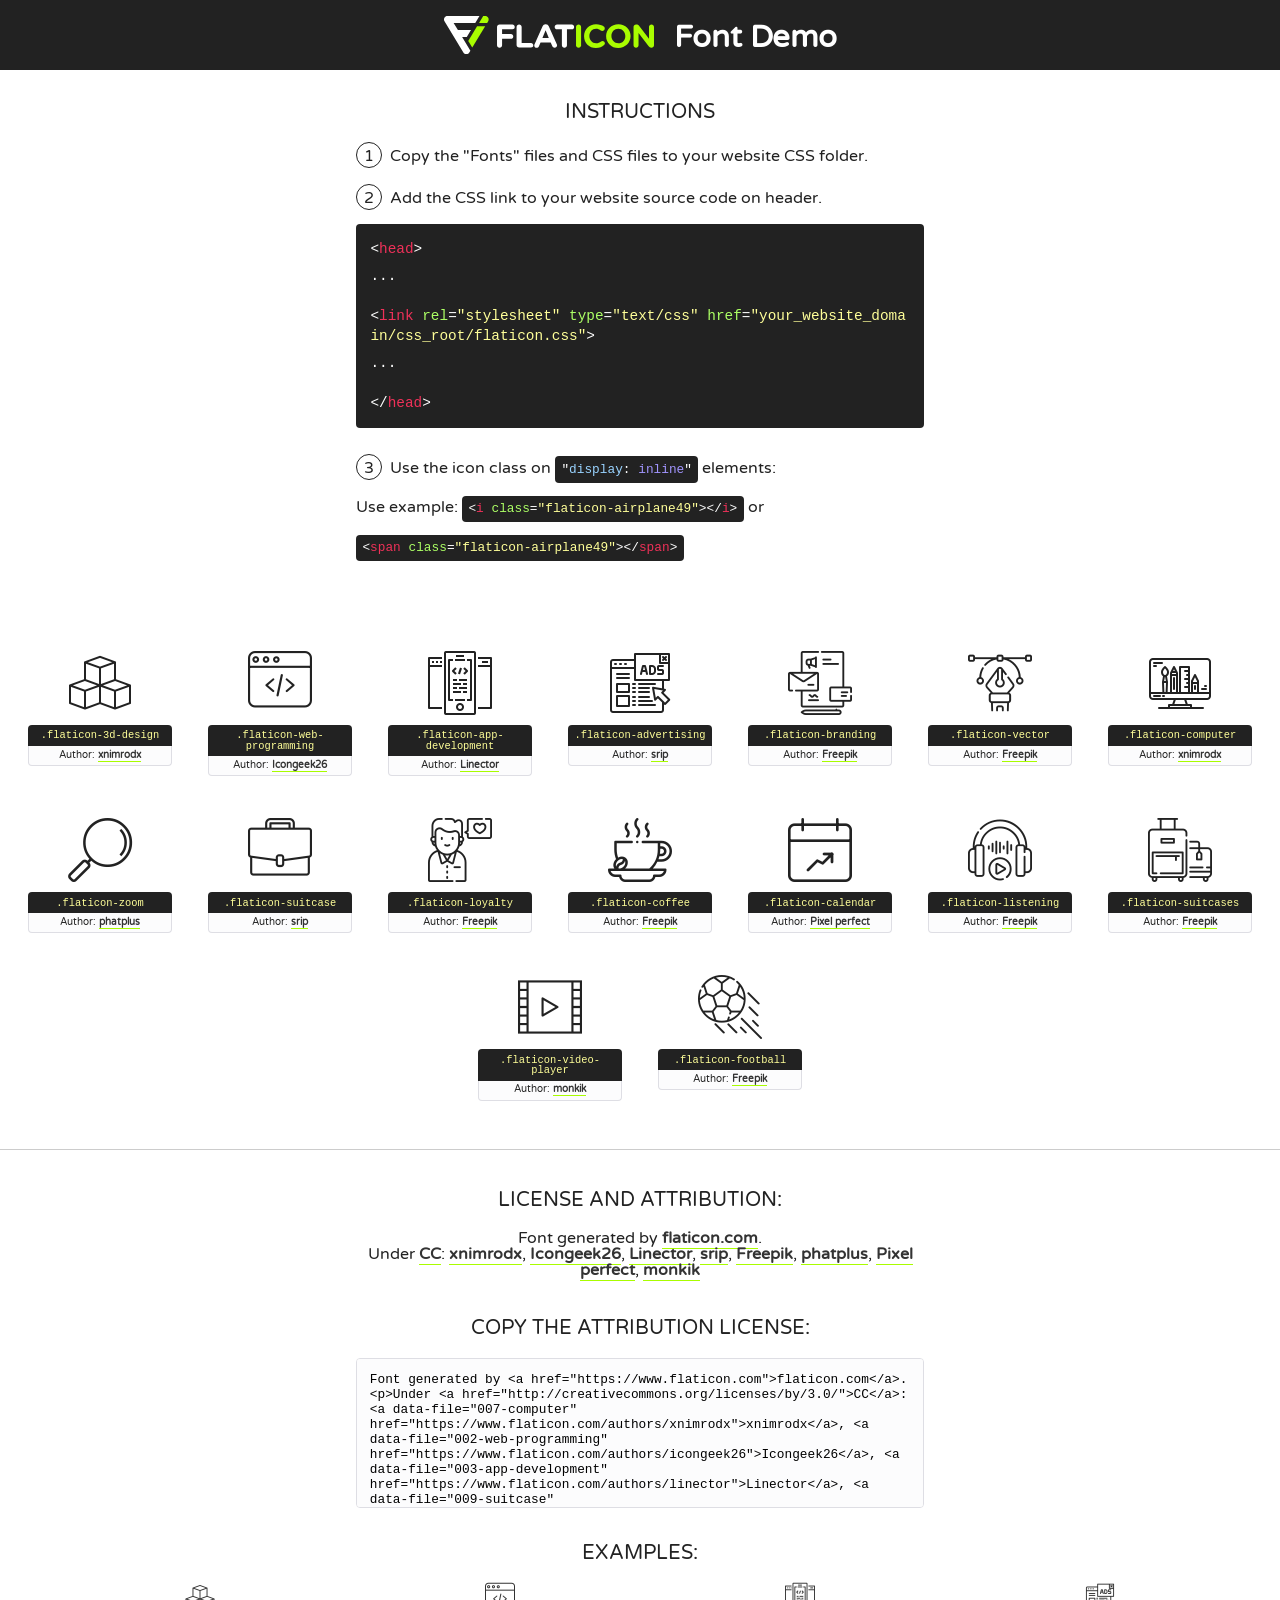
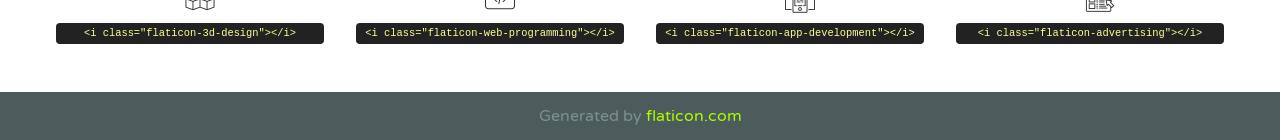
<file: fonts/flaticon/font/flaticon.html>
<!DOCTYPE html>
<!--
  Flaticon icon font: Flaticon
  Creation date: 03/07/2020 09:59
-->
<html>
<!DOCTYPE html>
<html>

<head>
    <title>Flaticon WebFont</title>
    <link href="http://fonts.googleapis.com/css?family=Varela+Round" rel="stylesheet" type="text/css" />
    <link rel="stylesheet" type="text/css" href="flaticon.css">
    <meta charset="UTF-8">
    <style>
    html, body, div, span, applet, object, iframe,
    h1, h2, h3, h4, h5, h6, p, blockquote, pre,
    a, abbr, acronym, address, big, cite, code,
    del, dfn, em, img, ins, kbd, q, s, samp,
    small, strike, strong, sub, sup, tt, var,
    b, u, i, center,
    dl, dt, dd, ol, ul, li,
    fieldset, form, label, legend,
    table, caption, tbody, tfoot, thead, tr, th, td,
    article, aside, canvas, details, embed, 
    figure, figcaption, footer, header, hgroup, 
    menu, nav, output, ruby, section, summary,
    time, mark, audio, video {
        margin: 0;
        padding: 0;
        border: 0;
        font-size: 100%;
        font: inherit;
        vertical-align: baseline;
    }
    /* HTML5 display-role reset for older browsers */
    article, aside, details, figcaption, figure, 
    footer, header, hgroup, menu, nav, section {
        display: block;
    }
    body {
        line-height: 1;
    }
    ol, ul {
        list-style: none;
    }
    blockquote, q {
        quotes: none;
    }
    blockquote:before, blockquote:after,
    q:before, q:after {
        content: '';
        content: none;
    }
    table {
        border-collapse: collapse;
        border-spacing: 0;
    }
    body {
        font-family: 'Varela Round', Helvetica, Arial, sans-serif;
        font-size: 16px;
        color: #222;
    }
    a {
        color: #333;
        border-bottom: 1px solid #a9fd00;
        font-weight: bold;
        text-decoration: none;
    }
    * {
        -moz-box-sizing: border-box;
        -webkit-box-sizing: border-box;
        box-sizing: border-box;
        margin: 0;
        padding: 0;
    }
    [class^="flaticon-"]:before, [class*=" flaticon-"]:before, [class^="flaticon-"]:after, [class*=" flaticon-"]:after {
        font-family: Flaticon;
        font-size: 30px;
        font-style: normal;
        margin-left: 20px;
        color: #333;
    }
    .wrapper {
        max-width: 600px;
        margin: auto;
        padding: 0 1em;
    }
    .title {
        font-size: 1.25em;
        text-align: center;
        margin-bottom: 1em;
        text-transform: uppercase;
    }
    header {
        text-align: center;
        background-color: #222;
        color: #fff;
        padding: 1em;
    }
    header .logo {
        width: 210px;
        height: 38px;
        display: inline-block;
        vertical-align: middle;
        margin-right: 1em;
        border: none;
    }
    header strong {
        font-size: 1.95em;
        font-weight: bold;
        vertical-align: middle;
        margin-top: 5px;
        display: inline-block;
    }
    .demo {
        margin: 2em auto;
        line-height: 1.25em;
    }
    .demo ul li {
        margin-bottom: 1em;
    }
    .demo ul li .num {
        color: #222;
        border-radius: 20px;
        display: inline-block;
        width: 26px;
        padding: 3px;
        height: 26px;
        text-align: center;
        margin-right: 0.5em;
        border: 1px solid #222;
    }
    .demo ul li code {
        background-color: #222;
        border-radius: 4px;
        padding: 0.25em 0.5em;
        display: inline-block;
        color: #fff;
        font-family: Consolas,Monaco,Lucida Console,Liberation Mono,DejaVu Sans Mono,Bitstream Vera Sans Mono,Courier New, monospace;
        font-weight: lighter;
        margin-top: 1em;
        font-size: 0.8em;
        word-break: break-all;
    }
    .demo ul li code.big {
        padding: 1em;
        font-size: 0.9em;
    }
    .demo ul li code .red {
        color: #EF3159;
    }
    .demo ul li code .green {
        color: #ACFF65;
    }
    .demo ul li code .yellow {
        color: #FFFF99;
    }
    .demo ul li code .blue {
        color: #99D3FF;
    }
    .demo ul li code .purple {
        color: #A295FF;
    }
    .demo ul li code .dots {
        margin-top: 0.5em;
        display: block;
    }
    #glyphs {
        border-bottom: 1px solid #ccc;
        padding: 2em 0;
        text-align: center;
    }
    .glyph {
        display: inline-block;
        width: 9em;
        margin: 1em;
        text-align: center;
        vertical-align: top;
        background: #FFF;
    }
    .glyph .glyph-icon {
        padding: 10px;
        display: block;
        font-family:"Flaticon";
        font-size: 64px;
        line-height: 1;
    }
    .glyph .glyph-icon:before {
        font-size: 64px;
        color: #222;
        margin-left: 0;
    }
    .class-name {
        font-size: 0.65em;
        background-color: #222;
        color: #fff;
        border-radius: 4px 4px 0 0;
        padding: 0.5em;
        color: #FFFF99;
        font-family: Consolas,Monaco,Lucida Console,Liberation Mono,DejaVu Sans Mono,Bitstream Vera Sans Mono,Courier New, monospace;
    }
    .author-name {
        font-size: 0.6em;
        background-color: #fcfcfd;
        border: 1px solid #DEDEE4;
        border-top: 0;
        border-radius: 0 0 4px 4px;
        padding: 0.5em;
    }
    .class-name:last-child {
        font-size: 10px;
        color:#888;
    }
    .class-name:last-child a {
        font-size: 10px;
        color:#555;
    }
    .class-name:last-child a:hover {
        color:#a9fd00;
    }
    .glyph > input {
        display: block;
        width: 100px;
        margin: 5px auto;
        text-align: center;
        font-size: 12px;
        cursor: text;
    }
    .glyph > input.icon-input {
        font-family:"Flaticon";
        font-size: 16px;
        margin-bottom: 10px;
    }
    .attribution .title {
        margin-top: 2em;
    }
    .attribution textarea {
        background-color: #fcfcfd;
        padding: 1em;
        border: none;
        box-shadow: none;
        border: 1px solid #DEDEE4;
        border-radius: 4px;
        resize: none;
        width: 100%;
        height: 150px;
        font-size: 0.8em;
        font-family: Consolas,Monaco,Lucida Console,Liberation Mono,DejaVu Sans Mono,Bitstream Vera Sans Mono,Courier New, monospace;
        -webkit-appearance: none;
    }
    .iconsuse {
        margin: 2em auto;
        text-align: center;
        max-width: 1200px;
    }
    .iconsuse:after {
        content: '';
        display: table;
        clear: both;
    }
    .iconsuse .image {
        float: left;
        width: 25%;
        padding: 0 1em;
    }
    .iconsuse .image p {
        margin-bottom: 1em;
    }
    .iconsuse .image span {
        display: block;
        font-size: 0.65em;
        background-color: #222;
        color: #fff;
        border-radius: 4px;
        padding: 0.5em;
        color: #FFFF99;
        margin-top: 1em;
        font-family: Consolas,Monaco,Lucida Console,Liberation Mono,DejaVu Sans Mono,Bitstream Vera Sans Mono,Courier New, monospace;
    }
    #footer {
        text-align: center;
        background-color: #4C5B5C;
        color: #7c9192;
        padding: 1em;
    }
    #footer a {
        border: none;
        color: #a9fd00;
        font-weight: normal;
    }
    @media (max-width: 960px) {
        .iconsuse .image {
            width: 50%;
        }
    }
    @media (max-width: 560px) {
        .iconsuse .image {
            width: 100%;
        }
    }
    </style>
</head>

<body class="characters-off">

    <header>
        <a href="https://www.flaticon.com" target="_blank" class="logo">
            <svg version="1.1" xmlns="http://www.w3.org/2000/svg" xmlns:xlink="http://www.w3.org/1999/xlink" xmlns:a="http://ns.adobe.com/AdobeSVGViewerExtensions/3.0/" viewBox="0 0 560.875 102.036" enable-background="new 0 0 560.875 102.036" xml:space="preserve">
                <defs>
                </defs>
                <g>
                    <g class="letters">
                        <path fill="#ffffff" d="M141.596,29.675c0-3.777,2.985-6.767,6.764-6.767h34.438c3.426,0,6.15,2.728,6.15,6.15
                        c0,3.43-2.724,6.149-6.15,6.149h-27.674v13.091h23.719c3.429,0,6.151,2.724,6.151,6.15c0,3.43-2.723,6.149-6.151,6.149h-23.719
                        v17.574c0,3.773-2.986,6.761-6.764,6.761c-3.779,0-6.764-2.989-6.764-6.761V29.675z"></path>
                        <path fill="#ffffff" d="M193.844,29.149c0-3.781,2.985-6.767,6.764-6.767c3.776,0,6.763,2.985,6.763,6.767v42.957h25.039
                        c3.426,0,6.149,2.726,6.149,6.153c0,3.425-2.723,6.15-6.149,6.15h-31.802c-3.779,0-6.764-2.986-6.764-6.768V29.149z"></path>
                        <path fill="#ffffff" d="M241.891,75.71l21.438-48.407c1.492-3.341,4.215-5.357,7.906-5.357h0.792
                        c3.686,0,6.323,2.017,7.815,5.357l21.439,48.407c0.436,0.967,0.701,1.845,0.701,2.723c0,3.602-2.809,6.501-6.414,6.501
                        c-3.161,0-5.269-1.845-6.499-4.655l-4.132-9.661h-27.059l-4.301,10.102c-1.144,2.631-3.426,4.214-6.237,4.214
                        c-3.517,0-6.24-2.81-6.24-6.325C241.1,77.64,241.451,76.677,241.891,75.71z M279.932,58.666l-8.521-20.297l-8.526,20.297H279.932
                        z"></path>
                        <path fill="#ffffff" d="M314.864,35.387H301.86c-3.429,0-6.239-2.813-6.239-6.238c0-3.429,2.811-6.24,6.239-6.24h39.533
                        c3.426,0,6.237,2.811,6.237,6.24c0,3.425-2.811,6.238-6.237,6.238h-13.001v42.785c0,3.773-2.99,6.761-6.764,6.761
                        c-3.779,0-6.764-2.989-6.764-6.761V35.387z"></path>
                        <path fill="#A9FD00" d="M352.615,29.149c0-3.781,2.985-6.767,6.767-6.767c3.774,0,6.761,2.985,6.761,6.767v49.024
                        c0,3.773-2.987,6.761-6.761,6.761c-3.781,0-6.767-2.989-6.767-6.761V29.149z"></path>
                        <path fill="#A9FD00" d="M374.132,53.836v-0.179c0-17.481,13.178-31.801,32.065-31.801c9.22,0,15.459,2.458,20.557,6.238
                        c1.402,1.054,2.637,2.985,2.637,5.357c0,3.692-2.985,6.59-6.681,6.59c-1.845,0-3.071-0.702-4.044-1.319
                        c-3.776-2.813-7.729-4.393-12.562-4.393c-10.364,0-17.831,8.611-17.831,19.154v0.173c0,10.542,7.291,19.329,17.831,19.329
                        c5.715,0,9.492-1.756,13.359-4.834c1.049-0.874,2.458-1.491,4.039-1.491c3.429,0,6.325,2.813,6.325,6.236
                        c0,2.106-1.056,3.78-2.282,4.834c-5.539,4.834-12.036,7.733-21.878,7.733C387.572,85.464,374.132,71.493,374.132,53.836z"></path>
                        <path fill="#A9FD00" d="M433.009,53.836v-0.179c0-17.481,13.79-31.801,32.766-31.801c18.981,0,32.592,14.143,32.592,31.628v0.173
                        c0,17.483-13.785,31.807-32.769,31.807C446.625,85.464,433.009,71.32,433.009,53.836z M484.224,53.836v-0.179
                        c0-10.539-7.725-19.326-18.626-19.326c-10.893,0-18.449,8.611-18.449,19.154v0.173c0,10.542,7.73,19.329,18.626,19.329
                        C476.676,72.986,484.224,64.378,484.224,53.836z"></path>
                        <path fill="#A9FD00" d="M506.233,29.321c0-3.774,2.99-6.763,6.767-6.763h1.401c3.252,0,5.183,1.583,7.029,3.953l26.093,34.265
                        V29.059c0-3.692,2.99-6.677,6.681-6.677c3.683,0,6.671,2.985,6.671,6.677v48.934c0,3.78-2.987,6.765-6.764,6.765h-0.436
                        c-3.257,0-5.188-1.581-7.034-3.953l-27.056-35.492v32.944c0,3.687-2.985,6.676-6.678,6.676c-3.683,0-6.673-2.989-6.673-6.676
                        V29.321z"></path>
                    </g>
                    <g class="insignia">
                        <path fill="#ffffff" d="M48.372,56.137h12.517l11.156-18.537H37.186L25.688,18.539h57.825L94.668,0H9.271
                        C5.925,0,2.842,1.801,1.198,4.716c-1.644,2.907-1.593,6.482,0.134,9.343l50.38,83.501c1.678,2.781,4.689,4.476,7.938,4.476
                        c3.246,0,6.257-1.695,7.935-4.476l2.898-4.804L48.372,56.137z"></path>
                        <g class="i">
                            <path fill="#A9FD00" d="M93.575,18.539h0.031v0.004l21.652,0.004l2.705-4.488c1.727-2.861,1.778-6.436,0.133-9.343
                            C116.454,1.801,113.371,0,110.026,0h-5.294L93.575,18.539z"></path>
                            <polygon fill="#A9FD00" points="88.291,27.356 64.725,66.486 75.519,84.404 109.942,27.356"></polygon>
                        </g>
                    </g>
                </g>
            </svg>
        </a>
        <strong>Font Demo</strong>
    </header>


    <section class="demo wrapper">

        <p class="title">Instructions</p>

        <ul>
            <li>
                <span class="num">1</span>Copy the "Fonts" files and CSS files to your website CSS folder.
            </li>
            <li>
                <span class="num">2</span>Add the CSS link to your website source code on header.
                <code class="big">
                    &lt;<span class="red">head</span>&gt;
                    <br/><span class="dots">...</span>
                    <br/>&lt;<span class="red">link</span> <span class="green">rel</span>=<span class="yellow">"stylesheet"</span> <span class="green">type</span>=<span class="yellow">"text/css"</span> <span class="green">href</span>=<span class="yellow">"your_website_domain/css_root/flaticon.css"</span>&gt;
                    <br/><span class="dots">...</span>
                    <br/>&lt;/<span class="red">head</span>&gt;
                </code>
            </li>

            <li>
                <p>
                    <span class="num">3</span>Use the icon class on <code>"<span class="blue">display</span>:<span class="purple"> inline</span>"</code> elements:
                    <br />
                    Use example: <code>&lt;<span class="red">i</span> <span class="green">class</span>=<span class="yellow">&quot;flaticon-airplane49&quot;</span>&gt;&lt;/<span class="red">i</span>&gt;</code> or <code>&lt;<span class="red">span</span> <span class="green">class</span>=<span class="yellow">&quot;flaticon-airplane49&quot;</span>&gt;&lt;/<span class="red">span</span>&gt;</code>
            </li>
        </ul>

    </section>




   <section id="glyphs">          
    
      
        <div class="glyph"><div class="glyph-icon flaticon-3d-design"></div>
            <div class="class-name">.flaticon-3d-design</div>
            <div class="author-name">Author: <a data-file="001-3d-design" href="https://www.flaticon.com/authors/xnimrodx">xnimrodx</a> </div> 
        </div>        
        
        <div class="glyph"><div class="glyph-icon flaticon-web-programming"></div>
            <div class="class-name">.flaticon-web-programming</div>
            <div class="author-name">Author: <a data-file="002-web-programming" href="https://www.flaticon.com/authors/icongeek26">Icongeek26</a> </div> 
        </div>        
        
        <div class="glyph"><div class="glyph-icon flaticon-app-development"></div>
            <div class="class-name">.flaticon-app-development</div>
            <div class="author-name">Author: <a data-file="003-app-development" href="https://www.flaticon.com/authors/linector">Linector</a> </div> 
        </div>        
        
        <div class="glyph"><div class="glyph-icon flaticon-advertising"></div>
            <div class="class-name">.flaticon-advertising</div>
            <div class="author-name">Author: <a data-file="004-advertising" href="https://www.flaticon.com/authors/srip">srip</a> </div> 
        </div>        
        
        <div class="glyph"><div class="glyph-icon flaticon-branding"></div>
            <div class="class-name">.flaticon-branding</div>
            <div class="author-name">Author: <a data-file="005-branding" href="http://www.freepik.com">Freepik</a> </div> 
        </div>        
        
        <div class="glyph"><div class="glyph-icon flaticon-vector"></div>
            <div class="class-name">.flaticon-vector</div>
            <div class="author-name">Author: <a data-file="006-vector" href="http://www.freepik.com">Freepik</a> </div> 
        </div>        
        
        <div class="glyph"><div class="glyph-icon flaticon-computer"></div>
            <div class="class-name">.flaticon-computer</div>
            <div class="author-name">Author: <a data-file="007-computer" href="https://www.flaticon.com/authors/xnimrodx">xnimrodx</a> </div> 
        </div>        
        
        <div class="glyph"><div class="glyph-icon flaticon-zoom"></div>
            <div class="class-name">.flaticon-zoom</div>
            <div class="author-name">Author: <a data-file="008-zoom" href="https://www.flaticon.com/authors/phatplus">phatplus</a> </div> 
        </div>        
        
        <div class="glyph"><div class="glyph-icon flaticon-suitcase"></div>
            <div class="class-name">.flaticon-suitcase</div>
            <div class="author-name">Author: <a data-file="009-suitcase" href="https://www.flaticon.com/authors/srip">srip</a> </div> 
        </div>        
        
        <div class="glyph"><div class="glyph-icon flaticon-loyalty"></div>
            <div class="class-name">.flaticon-loyalty</div>
            <div class="author-name">Author: <a data-file="010-loyalty" href="http://www.freepik.com">Freepik</a> </div> 
        </div>        
        
        <div class="glyph"><div class="glyph-icon flaticon-coffee"></div>
            <div class="class-name">.flaticon-coffee</div>
            <div class="author-name">Author: <a data-file="011-coffee" href="http://www.freepik.com">Freepik</a> </div> 
        </div>        
        
        <div class="glyph"><div class="glyph-icon flaticon-calendar"></div>
            <div class="class-name">.flaticon-calendar</div>
            <div class="author-name">Author: <a data-file="012-calendar" href="https://www.flaticon.com/authors/pixel-perfect">Pixel perfect</a> </div> 
        </div>        
        
        <div class="glyph"><div class="glyph-icon flaticon-listening"></div>
            <div class="class-name">.flaticon-listening</div>
            <div class="author-name">Author: <a data-file="013-listening" href="http://www.freepik.com">Freepik</a> </div> 
        </div>        
        
        <div class="glyph"><div class="glyph-icon flaticon-suitcases"></div>
            <div class="class-name">.flaticon-suitcases</div>
            <div class="author-name">Author: <a data-file="014-suitcases" href="http://www.freepik.com">Freepik</a> </div> 
        </div>        
        
        <div class="glyph"><div class="glyph-icon flaticon-video-player"></div>
            <div class="class-name">.flaticon-video-player</div>
            <div class="author-name">Author: <a data-file="015-video-player" href="https://www.flaticon.com/authors/monkik">monkik</a> </div> 
        </div>        
        
        <div class="glyph"><div class="glyph-icon flaticon-football"></div>
            <div class="class-name">.flaticon-football</div>
            <div class="author-name">Author: <a data-file="016-football" href="http://www.freepik.com">Freepik</a> </div> 
        </div>        
        

    </section>



    <section class="attribution wrapper"   style="text-align:center;">

      <div class="title">License and attribution:</div><div class="attrDiv">Font generated by <a href="https://www.flaticon.com">flaticon.com</a>. <div><p>Under <a href="http://creativecommons.org/licenses/by/3.0/">CC</a>: <a data-file="007-computer" href="https://www.flaticon.com/authors/xnimrodx">xnimrodx</a>, <a data-file="002-web-programming" href="https://www.flaticon.com/authors/icongeek26">Icongeek26</a>, <a data-file="003-app-development" href="https://www.flaticon.com/authors/linector">Linector</a>, <a data-file="009-suitcase" href="https://www.flaticon.com/authors/srip">srip</a>, <a data-file="016-football" href="http://www.freepik.com">Freepik</a>, <a data-file="008-zoom" href="https://www.flaticon.com/authors/phatplus">phatplus</a>, <a data-file="012-calendar" href="https://www.flaticon.com/authors/pixel-perfect">Pixel perfect</a>, <a data-file="015-video-player" href="https://www.flaticon.com/authors/monkik">monkik</a></p>  </div>
      </div>
      <div class="title">Copy the Attribution License:</div>

    <textarea onclick="this.focus();this.select();">Font generated by &lt;a href=&quot;https://www.flaticon.com&quot;&gt;flaticon.com&lt;/a&gt;. <p>Under <a href="http://creativecommons.org/licenses/by/3.0/">CC</a>: <a data-file="007-computer" href="https://www.flaticon.com/authors/xnimrodx">xnimrodx</a>, <a data-file="002-web-programming" href="https://www.flaticon.com/authors/icongeek26">Icongeek26</a>, <a data-file="003-app-development" href="https://www.flaticon.com/authors/linector">Linector</a>, <a data-file="009-suitcase" href="https://www.flaticon.com/authors/srip">srip</a>, <a data-file="016-football" href="http://www.freepik.com">Freepik</a>, <a data-file="008-zoom" href="https://www.flaticon.com/authors/phatplus">phatplus</a>, <a data-file="012-calendar" href="https://www.flaticon.com/authors/pixel-perfect">Pixel perfect</a>, <a data-file="015-video-player" href="https://www.flaticon.com/authors/monkik">monkik</a></p>  
     </textarea>

    </section>

    <section class="iconsuse">

          <div class="title">Examples:</div>            
             
            <div class="image">
                <p>
                    <i class="glyph-icon flaticon-3d-design"></i> 
                    <span>&lt;i class=&quot;flaticon-3d-design&quot;&gt;&lt;/i&gt;</span>
                </p>
            </div>
            
            <div class="image">
                <p>
                    <i class="glyph-icon flaticon-web-programming"></i> 
                    <span>&lt;i class=&quot;flaticon-web-programming&quot;&gt;&lt;/i&gt;</span>
                </p>
            </div>
            
            <div class="image">
                <p>
                    <i class="glyph-icon flaticon-app-development"></i> 
                    <span>&lt;i class=&quot;flaticon-app-development&quot;&gt;&lt;/i&gt;</span>
                </p>
            </div>
            
            <div class="image">
                <p>
                    <i class="glyph-icon flaticon-advertising"></i> 
                    <span>&lt;i class=&quot;flaticon-advertising&quot;&gt;&lt;/i&gt;</span>
                </p>
            </div>
                       
        </div>
                            
    </section>

<div id="footer">
    <div>Generated by <a href="https://www.flaticon.com">flaticon.com</a>
    </div>
</div>



</body>
</html>
</file>
<file: fonts/flaticon/font/flaticon.css>
/*
  	Flaticon icon font: Flaticon
  	Creation date: 03/07/2020 09:59
  	*/

@font-face {
  font-family: "Flaticon";
  src: url("./Flaticon.eot");
  src: url("./Flaticon.eot?#iefix") format("embedded-opentype"),
       url("./Flaticon.woff2") format("woff2"),
       url("./Flaticon.woff") format("woff"),
       url("./Flaticon.ttf") format("truetype"),
       url("./Flaticon.svg#Flaticon") format("svg");
  font-weight: normal;
  font-style: normal;
}

@media screen and (-webkit-min-device-pixel-ratio:0) {
  @font-face {
    font-family: "Flaticon";
    src: url("./Flaticon.svg#Flaticon") format("svg");
  }
}

[class^="flaticon-"]:before, [class*=" flaticon-"]:before,
[class^="flaticon-"]:after, [class*=" flaticon-"]:after {   
  font-family: Flaticon;
        font-size: 20px;
font-style: normal;
margin-left: 20px;
}

.flaticon-3d-design:before { content: "\f100"; }
.flaticon-web-programming:before { content: "\f101"; }
.flaticon-app-development:before { content: "\f102"; }
.flaticon-advertising:before { content: "\f103"; }
.flaticon-branding:before { content: "\f104"; }
.flaticon-vector:before { content: "\f105"; }
.flaticon-computer:before { content: "\f106"; }
.flaticon-zoom:before { content: "\f107"; }
.flaticon-suitcase:before { content: "\f108"; }
.flaticon-loyalty:before { content: "\f109"; }
.flaticon-coffee:before { content: "\f10a"; }
.flaticon-calendar:before { content: "\f10b"; }
.flaticon-listening:before { content: "\f10c"; }
.flaticon-suitcases:before { content: "\f10d"; }
.flaticon-video-player:before { content: "\f10e"; }
.flaticon-football:before { content: "\f10f"; }
</file>
